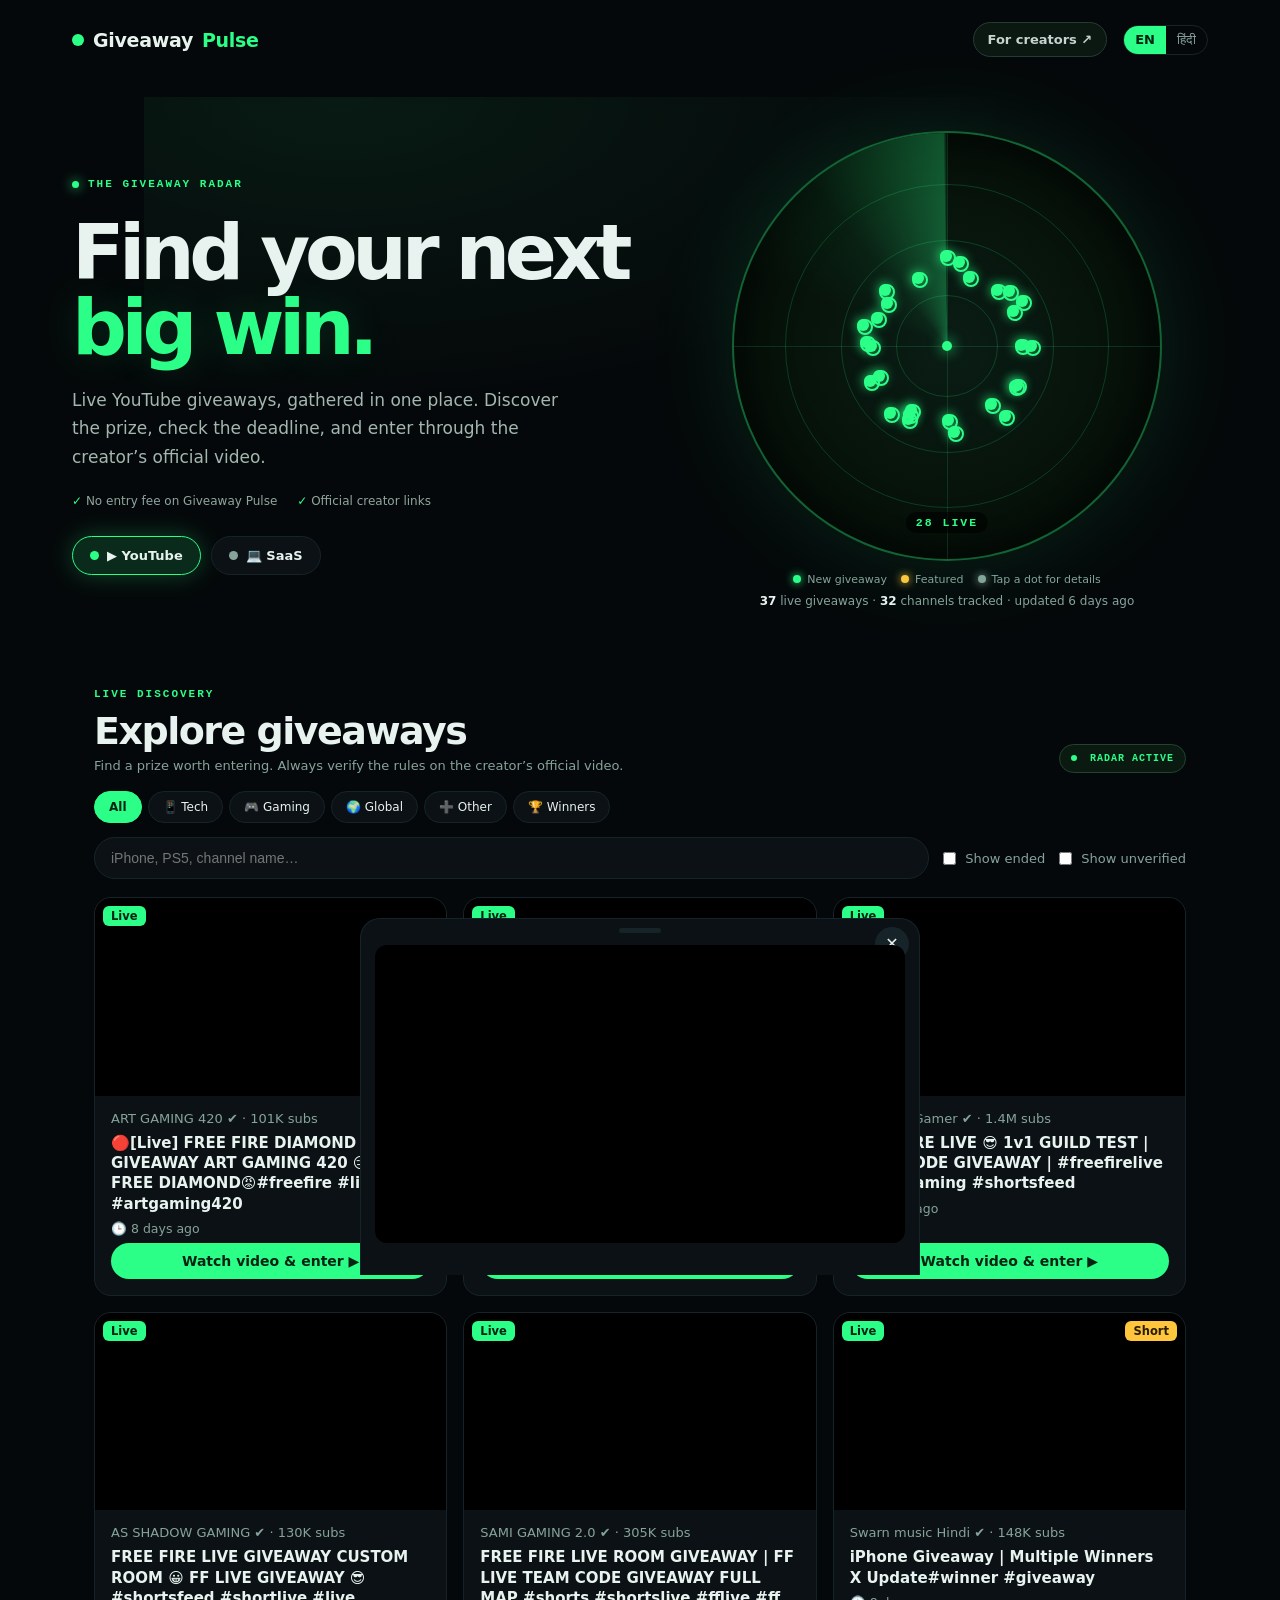
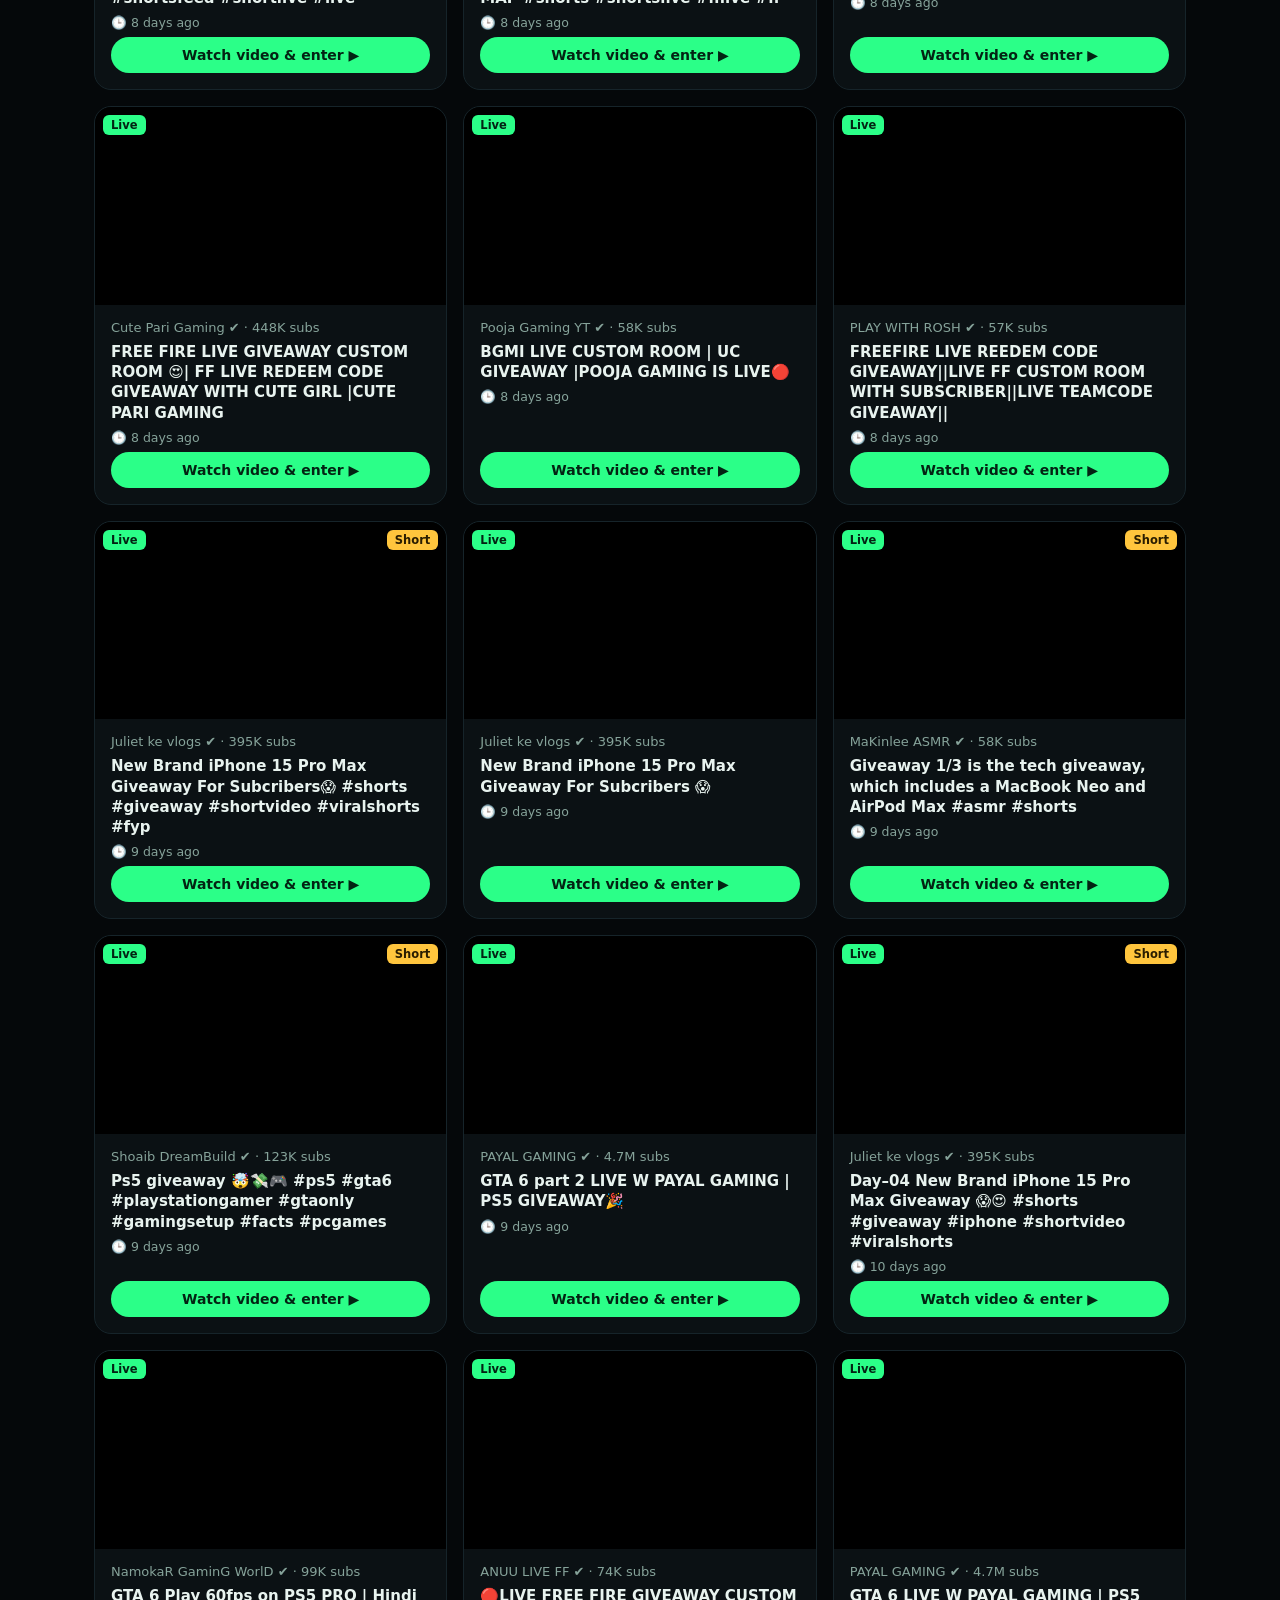
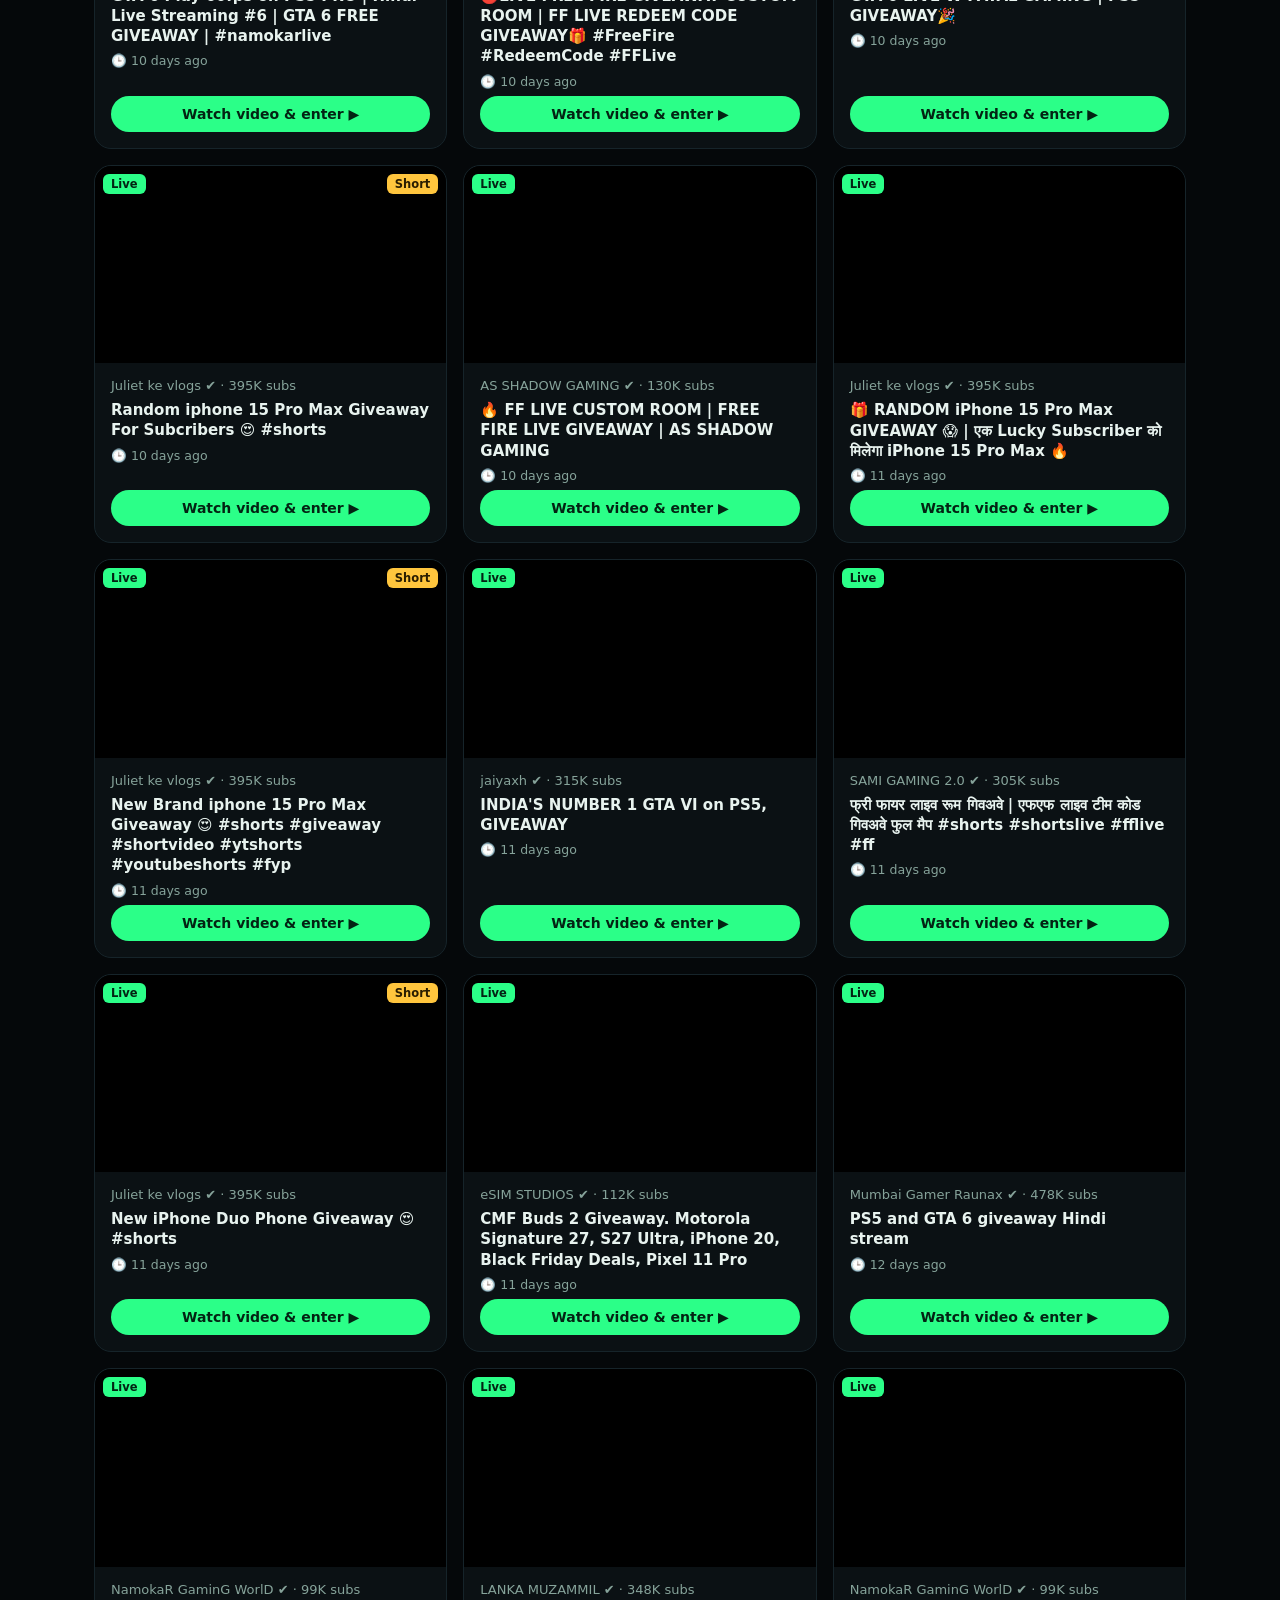
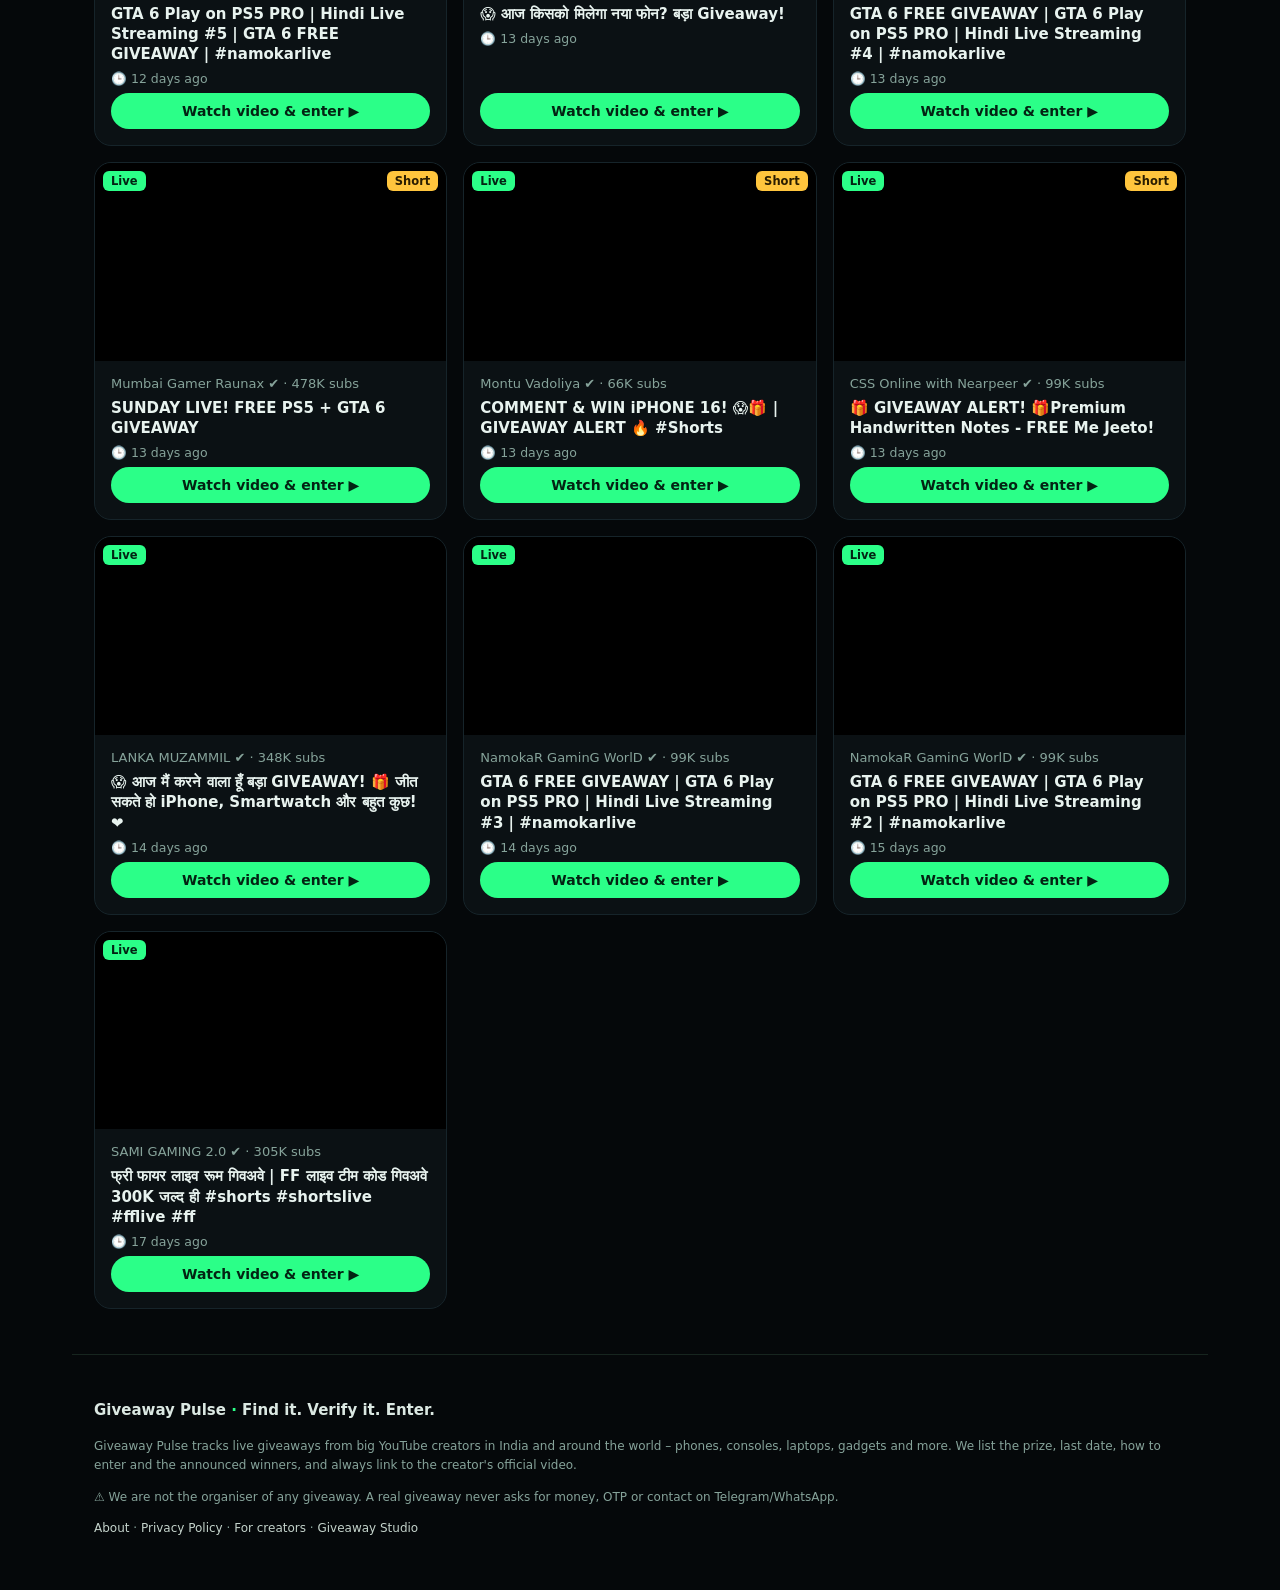
<file: index.html>
<!DOCTYPE html>
<html lang="en" data-base="">
<head>
<meta charset="utf-8">
<meta name="google-adsense-account" content="ca-pub-7375517399950697">
<meta name="viewport" content="width=device-width, initial-scale=1, viewport-fit=cover">
<title>Giveaway Pulse – Live YouTube Giveaways in India, One Place</title>
<meta name="description" content="Find every live YouTube giveaway from big Indian creators in one place – iPhone, PS5, laptops and more. Last dates, how to enter and winner lists. Updated every hour.">
<meta name="theme-color" content="#05080a">
<link rel="canonical" href="https://giveawaypulse.com/">
<link rel="alternate" hreflang="en" href="https://giveawaypulse.com/">
<link rel="alternate" hreflang="hi" href="https://giveawaypulse.com/hi/">
<link rel="alternate" hreflang="x-default" href="https://giveawaypulse.com/">
<meta property="og:title" content="Giveaway Pulse – Live YouTube Giveaways in India, One Place">
<meta property="og:description" content="Find every live YouTube giveaway from big Indian creators in one place – iPhone, PS5, laptops and more. Last dates, how to enter and winner lists. Updated every hour.">
<meta property="og:url" content="https://giveawaypulse.com/">
<meta property="og:type" content="website">
<link rel="stylesheet" href="assets/app.css">
</head>
<body>
<header class="top">
  <a class="logo" href=""><i></i>Giveaway <b>Pulse</b></a>
  <div class="nav-actions"><a class="creator-link" href="creators/">For creators ↗</a><nav class="lang" aria-label="Language">
    <a href="" hreflang="en" class="on" aria-current="true">EN</a><a href="hi/" hreflang="hi">हिंदी</a>
  </nav></div>
</header>

<section class="intro">
<section class="hero">
  <div class="hero-kicker"><span class="live-pulse"></span> THE GIVEAWAY RADAR</div>
  <h1>Find your next<br><b>big win.</b></h1>
  <p>Live YouTube giveaways, gathered in one place. Discover the prize, check the deadline, and enter through the creator’s official video.</p>
  <div class="hero-points"><span>✓ No entry fee on Giveaway Pulse</span><span>✓ Official creator links</span></div>
  <div class="modes" role="tablist">
    <button class="mode on" data-mode="yt" role="tab"><span class="dot"></span>▶ YouTube</button>
    <button class="mode saas" data-mode="saas" role="tab"><span class="dot"></span>💻 SaaS</button>
  </div>
</section>

<div class="radar-wrap">
  <div class="radar scanning" id="radar">
    <div class="ring" style="--i:12%"></div><div class="ring" style="--i:25%"></div><div class="ring" style="--i:38%"></div>
    <div class="axis h"></div><div class="axis v"></div>
    <div class="sweep"></div>
    <div id="blips"></div>
    <div class="center"></div>
    <div class="status" id="rstatus"></div>
  </div>
  <div class="legend"><span style="--c:#2bff88">New giveaway</span><span style="--c:#ffc53d">Featured</span><span style="--c:#86a39a">Tap a dot for details</span></div>
  <div class="stats" id="stats"></div>
  <div class="cta-row">
    <a class="pill tg" id="tgLink" href="#" target="_blank" rel="noopener" hidden>✈️ Get alerts on Telegram</a>
    <a class="pill" id="sugLink" href="#" target="_blank" rel="noopener" hidden>➕ Suggest a channel</a>
  </div>
</div>
</section>

<div class="soon" id="soon">
  <h3>SaaS giveaways are coming 🚀</h3>
  <p>Free licences, lifetime deals and credits from software makers. Building a SaaS? List your giveaway here and get real users.</p>
  <a class="btn-saas" id="saasLink" href="#" target="_blank" rel="noopener">Submit your SaaS giveaway</a>
</div>

<div id="listArea">
  <div class="list-head">
    <div class="list-title"><div><div class="section-kicker">LIVE DISCOVERY</div><h2>Explore giveaways</h2><p>Find a prize worth entering. Always verify the rules on the creator’s official video.</p></div><span class="list-live"><i></i> RADAR ACTIVE</span></div>
    <div class="filters">
      <button class="chip on" data-c="all">All</button>
      <button class="chip" data-c="tech">📱 Tech</button>
      <button class="chip" data-c="gaming">🎮 Gaming</button>
      <button class="chip" data-c="global">🌍 Global</button>
      <button class="chip" data-c="other">➕ Other</button>
      <button class="chip" data-c="winners">🏆 Winners</button>
    </div>
    <div class="tools">
      <input type="search" id="q" placeholder="iPhone, PS5, channel name…">
      <label><input type="checkbox" id="showEnded"> Show ended</label>
      <label><input type="checkbox" id="showReview"> Show unverified</label>
    </div>
  </div>
  <main class="list" id="list"><div class="empty">…</div></main>
</div>

<div class="sheet-bg" id="sheetBg"></div>
<div class="sheet" id="sheet" role="dialog" aria-modal="true" aria-hidden="true">
  <div class="grab"></div><button class="x" id="sheetX" aria-label="Close">✕</button>
  <div class="thumb" id="sheetThumb"></div>
  <div class="body" id="sheetBody"></div>
</div>

<footer>
  <p class="footer-brand">Giveaway Pulse <span>·</span> Find it. Verify it. Enter.</p>
  <p>Giveaway Pulse tracks live giveaways from big YouTube creators in India and around the world – phones, consoles, laptops, gadgets and more. We list the prize, last date, how to enter and the announced winners, and always link to the creator's official video.</p>
  <p>⚠️ We are not the organiser of any giveaway. A real giveaway never asks for money, OTP or contact on Telegram/WhatsApp.</p>
  <p class="footer-links"><a href="about.html">About</a> · <a href="privacy.html">Privacy Policy</a> · <a href="creators/">For creators</a> · <a href="creators/studio.html">Giveaway Studio</a></p>
</footer>
<noscript><p style="text-align:center">Please enable JavaScript to see the live giveaways.</p></noscript>
<script src="assets/app.js?v=e7121839"></script>
</body>
</html>
</file>
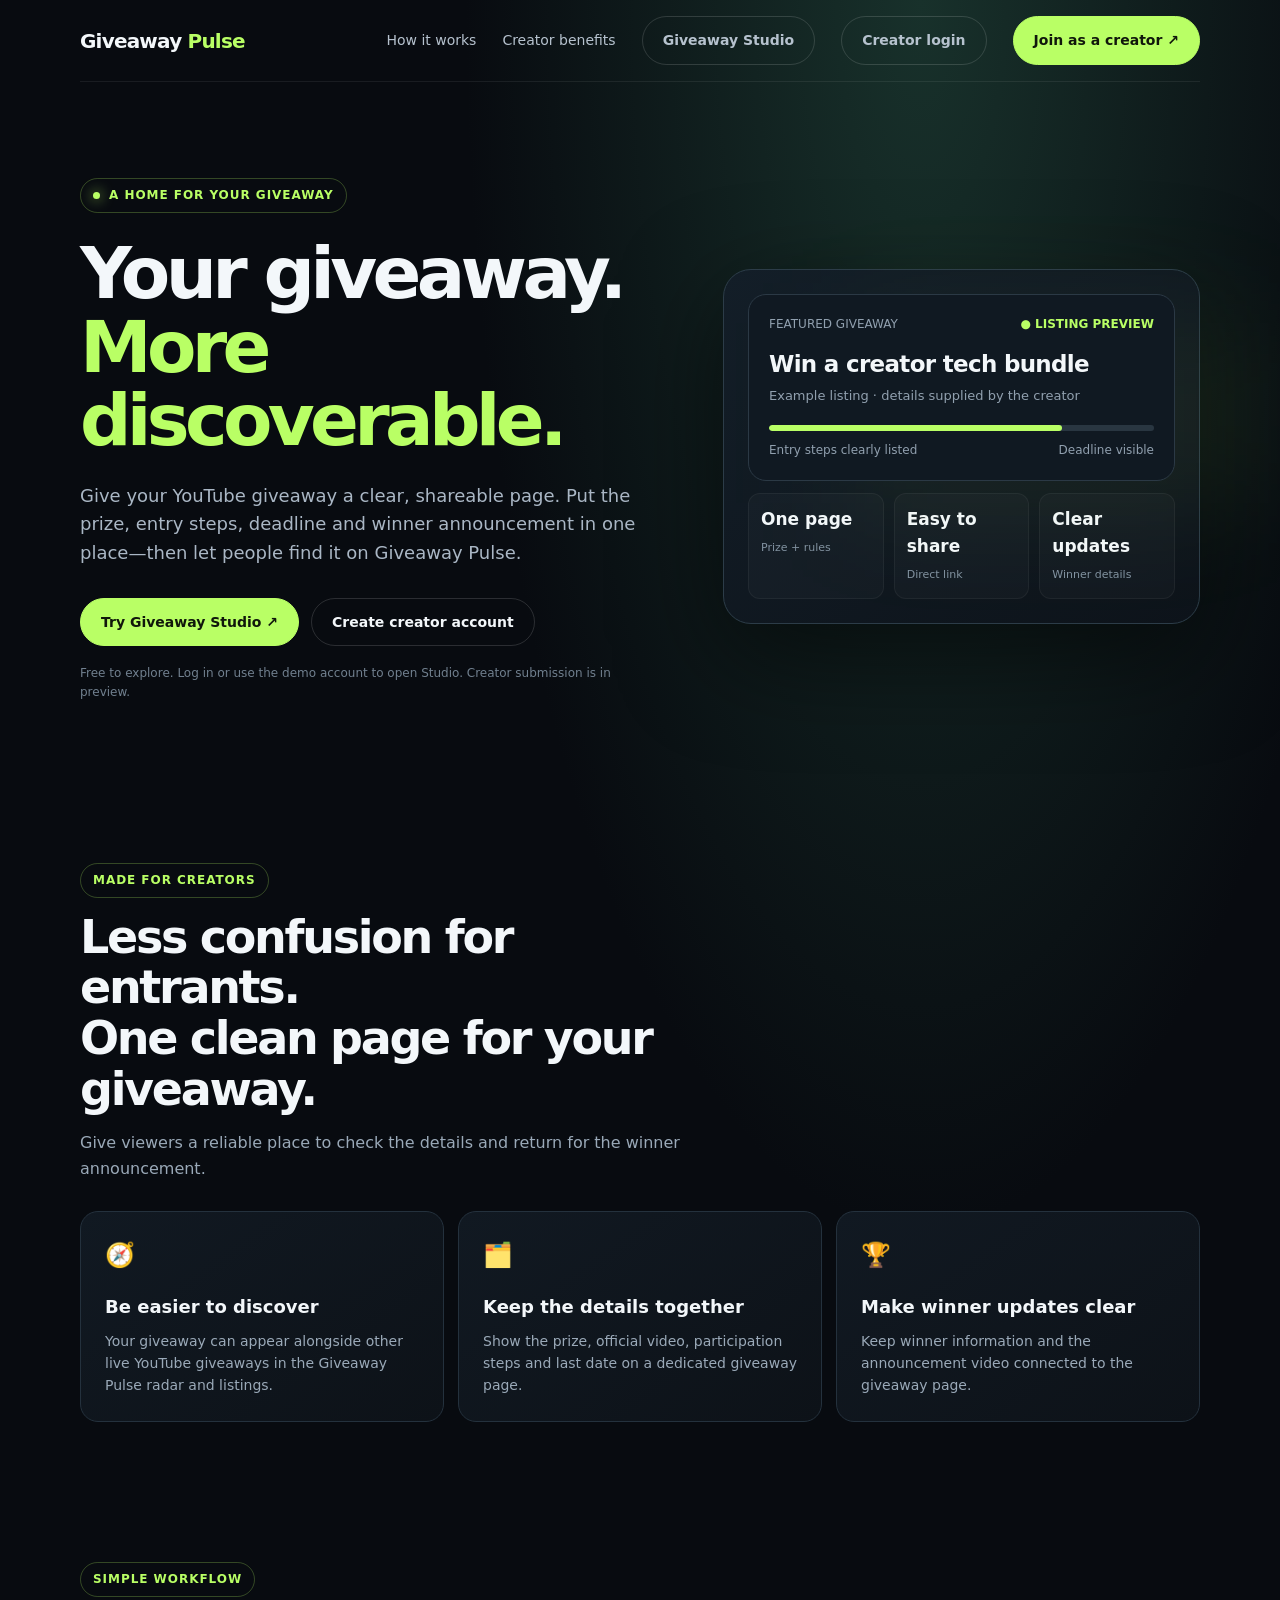
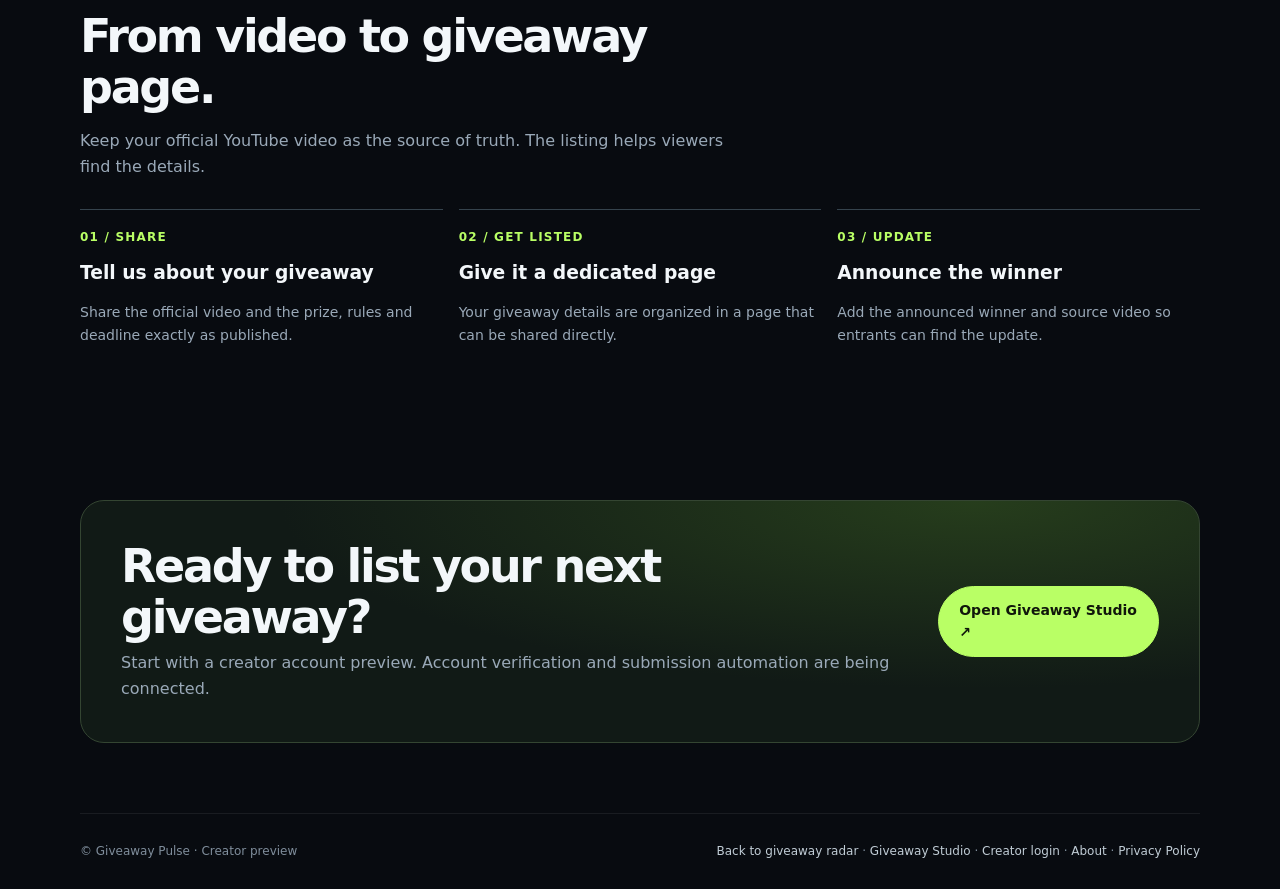
<file: creators/index.html>
<!doctype html>
<html lang="en">
<head>
<meta charset="utf-8"><meta name="viewport" content="width=device-width,initial-scale=1">
<title>For Creators — Giveaway Pulse</title>
<meta name="google-adsense-account" content="ca-pub-7375517399950697">
<link rel="canonical" href="https://giveawaypulse.com/creators/">
<meta name="description" content="Give your YouTube giveaway a clear home on Giveaway Pulse. Get discovered, share the rules, and keep prize and winner details easy to find.">
<style>
:root{color-scheme:dark;--bg:#080b10;--panel:#101721;--line:#24313d;--muted:#9aa9b8;--white:#f3f7fa;--lime:#b9ff65;--cyan:#71e5d5}
*{box-sizing:border-box}body{margin:0;background:radial-gradient(ellipse at 72% 0%,#18312b 0,transparent 35%),var(--bg);color:var(--white);font:16px/1.6 Inter,ui-sans-serif,system-ui,-apple-system,Segoe UI,sans-serif}a{color:inherit;text-decoration:none}.wrap{width:min(1120px,calc(100% - 40px));margin:auto}.nav{height:82px;display:flex;align-items:center;justify-content:space-between;border-bottom:1px solid #ffffff12}.brand{font-weight:800;letter-spacing:-.04em;font-size:20px}.brand span{color:var(--lime)}.navlinks{display:flex;gap:26px;align-items:center;color:#b6c2ce;font-size:14px}.btn{display:inline-flex;align-items:center;justify-content:center;border:1px solid #ffffff24;border-radius:999px;padding:12px 20px;font-weight:700;font-size:14px;transition:.2s}.btn:hover{transform:translateY(-2px);border-color:var(--lime)}.btn.primary{background:var(--lime);color:#10170b;border-color:var(--lime)}.hero{padding:96px 0 78px;display:grid;grid-template-columns:1.1fr .9fr;gap:60px;align-items:center}.eyebrow{display:inline-flex;gap:9px;align-items:center;border:1px solid #b9ff6540;color:var(--lime);border-radius:999px;padding:7px 12px;font-size:12px;font-weight:800;letter-spacing:.08em;text-transform:uppercase}.eyebrow i{width:7px;height:7px;border-radius:50%;background:var(--lime);box-shadow:0 0 14px var(--lime)}h1{font-size:clamp(42px,6vw,72px);line-height:1.02;letter-spacing:-.065em;margin:24px 0}h1 em{font-style:normal;color:var(--lime)}.lead{font-size:18px;color:#aab7c5;max-width:560px}.actions{display:flex;gap:12px;flex-wrap:wrap;margin-top:30px}.fine{font-size:12px;color:#71808f;margin-top:18px}.preview{position:relative;border:1px solid #2c3c48;background:linear-gradient(145deg,#131e28,#0d131a);border-radius:28px;padding:24px;box-shadow:0 30px 100px #0008}.preview:before{content:'';position:absolute;inset:15% -10% auto 25%;height:180px;background:#b9ff6512;filter:blur(60px);pointer-events:none}.card{position:relative;background:#101922;border:1px solid #2b3945;border-radius:18px;padding:20px;margin-bottom:12px}.cardtop{display:flex;justify-content:space-between;gap:12px;color:#91a0af;font-size:12px}.live{color:var(--lime);font-weight:800}.prize{font-size:23px;font-weight:800;letter-spacing:-.03em;margin:12px 0 3px}.sub{font-size:13px;color:#91a0af}.progress{height:6px;background:#293641;border-radius:9px;margin:18px 0 10px;overflow:hidden}.progress span{display:block;width:76%;height:100%;background:var(--lime);border-radius:9px}.metricrow{display:grid;grid-template-columns:repeat(3,1fr);gap:10px}.metric{background:#ffffff06;border:1px solid #ffffff0d;border-radius:12px;padding:12px}.metric b{display:block;font-size:17px}.metric span{font-size:11px;color:#8292a1}.section{padding:70px 0}.sectionhead{max-width:650px;margin-bottom:30px}.section h2{font-size:clamp(30px,4vw,46px);line-height:1.1;letter-spacing:-.05em;margin:14px 0}.section p{color:var(--muted)}.grid{display:grid;grid-template-columns:repeat(3,1fr);gap:14px}.feature{padding:24px;border:1px solid var(--line);border-radius:18px;background:linear-gradient(145deg,#111922,#0d1218)}.icon{font-size:24px}.feature h3{margin:18px 0 8px;font-size:18px}.feature p{font-size:14px;margin:0}.steps{display:grid;grid-template-columns:repeat(3,1fr);gap:16px}.step{border-top:1px solid #35434d;padding-top:18px}.num{color:var(--lime);font-size:12px;font-weight:800;letter-spacing:.1em}.step h3{margin:10px 0}.step p{font-size:14px}.cta{border:1px solid #344532;background:radial-gradient(ellipse at 80% 0%,#263d1c,#111a16 55%);border-radius:24px;padding:40px;display:flex;justify-content:space-between;align-items:center;gap:24px}.cta h2{margin:0 0 8px}.cta p{margin:0}.foot{border-top:1px solid #ffffff12;padding:28px 0;color:#7f8d9b;font-size:12px;display:flex;justify-content:space-between;gap:20px}.foot a{color:#c0ccd5}@media(max-width:800px){.hero{grid-template-columns:1fr;gap:35px;padding:65px 0}.preview{max-width:600px}.grid,.steps{grid-template-columns:1fr}.cta{display:block;padding:28px}.cta .btn{margin-top:20px}.navlinks>a:not(.btn){display:none}}@media(max-width:480px){.wrap{width:min(100% - 28px,1120px)}.nav{height:70px}.hero{padding-top:48px}.preview{padding:14px}.metricrow{gap:6px}.metric{padding:9px}.metric b{font-size:15px}.foot{display:block}}
</style>
</head>
<body>
<header class="wrap nav"><a class="brand" href="../">Giveaway <span>Pulse</span></a><nav class="navlinks"><a href="#how">How it works</a><a href="#benefits">Creator benefits</a><a class="btn" href="studio.html">Giveaway Studio</a><a class="btn" href="auth.html">Creator login</a><a class="btn primary" href="auth.html?mode=signup">Join as a creator ↗</a></nav></header>
<main>
<section class="wrap hero">
<div><div class="eyebrow"><i></i> A home for your giveaway</div><h1>Your giveaway.<br><em>More discoverable.</em></h1><p class="lead">Give your YouTube giveaway a clear, shareable page. Put the prize, entry steps, deadline and winner announcement in one place—then let people find it on Giveaway Pulse.</p><div class="actions"><a class="btn primary" href="studio.html">Try Giveaway Studio ↗</a><a class="btn" href="auth.html?mode=signup">Create creator account</a></div><p class="fine">Free to explore. Log in or use the demo account to open Studio. Creator submission is in preview.</p></div>
<div class="preview" aria-label="Illustrative giveaway listing preview"><div class="card"><div class="cardtop"><span>FEATURED GIVEAWAY</span><span class="live">● LISTING PREVIEW</span></div><div class="prize">Win a creator tech bundle</div><div class="sub">Example listing · details supplied by the creator</div><div class="progress"><span></span></div><div class="cardtop"><span>Entry steps clearly listed</span><span>Deadline visible</span></div></div><div class="metricrow"><div class="metric"><b>One page</b><span>Prize + rules</span></div><div class="metric"><b>Easy to share</b><span>Direct link</span></div><div class="metric"><b>Clear updates</b><span>Winner details</span></div></div></div>
</section>
<section class="section" id="benefits"><div class="wrap"><div class="sectionhead"><div class="eyebrow">Made for creators</div><h2>Less confusion for entrants.<br>One clean page for your giveaway.</h2><p>Give viewers a reliable place to check the details and return for the winner announcement.</p></div><div class="grid">
<article class="feature"><div class="icon">🧭</div><h3>Be easier to discover</h3><p>Your giveaway can appear alongside other live YouTube giveaways in the Giveaway Pulse radar and listings.</p></article>
<article class="feature"><div class="icon">🗂️</div><h3>Keep the details together</h3><p>Show the prize, official video, participation steps and last date on a dedicated giveaway page.</p></article>
<article class="feature"><div class="icon">🏆</div><h3>Make winner updates clear</h3><p>Keep winner information and the announcement video connected to the giveaway page.</p></article>
</div></div></section>
<section class="section" id="how"><div class="wrap"><div class="sectionhead"><div class="eyebrow">Simple workflow</div><h2>From video to giveaway page.</h2><p>Keep your official YouTube video as the source of truth. The listing helps viewers find the details.</p></div><div class="steps"><article class="step"><div class="num">01 / SHARE</div><h3>Tell us about your giveaway</h3><p>Share the official video and the prize, rules and deadline exactly as published.</p></article><article class="step"><div class="num">02 / GET LISTED</div><h3>Give it a dedicated page</h3><p>Your giveaway details are organized in a page that can be shared directly.</p></article><article class="step"><div class="num">03 / UPDATE</div><h3>Announce the winner</h3><p>Add the announced winner and source video so entrants can find the update.</p></article></div></div></section>
<section class="wrap section"><div class="cta"><div><h2>Ready to list your next giveaway?</h2><p>Start with a creator account preview. Account verification and submission automation are being connected.</p></div><a class="btn primary" href="studio.html">Open Giveaway Studio ↗</a></div></section>
</main>
<footer class="wrap foot"><span>© Giveaway Pulse · Creator preview</span><span><a href="../">Back to giveaway radar</a> · <a href="studio.html">Giveaway Studio</a> · <a href="auth.html">Creator login</a> · <a href="../about.html">About</a> · <a href="../privacy.html">Privacy Policy</a></span></footer>
</body></html>
</file>
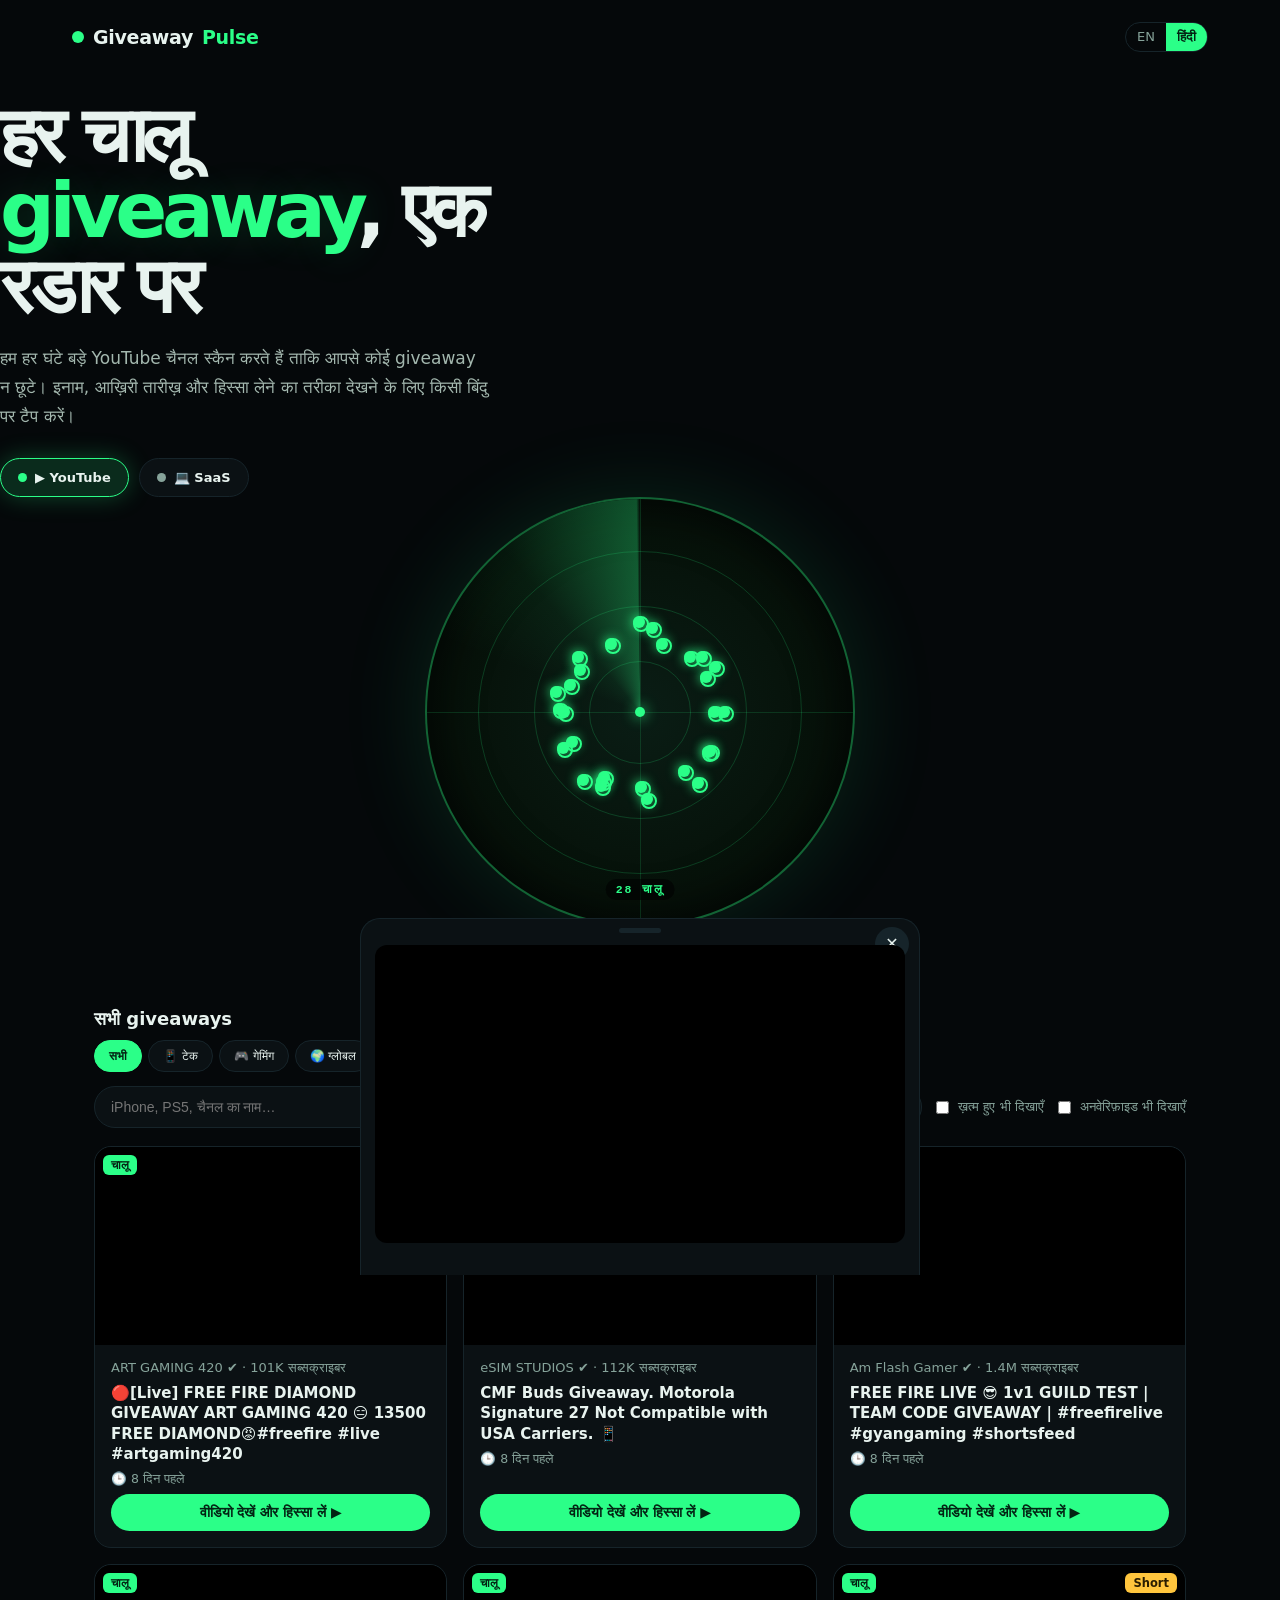
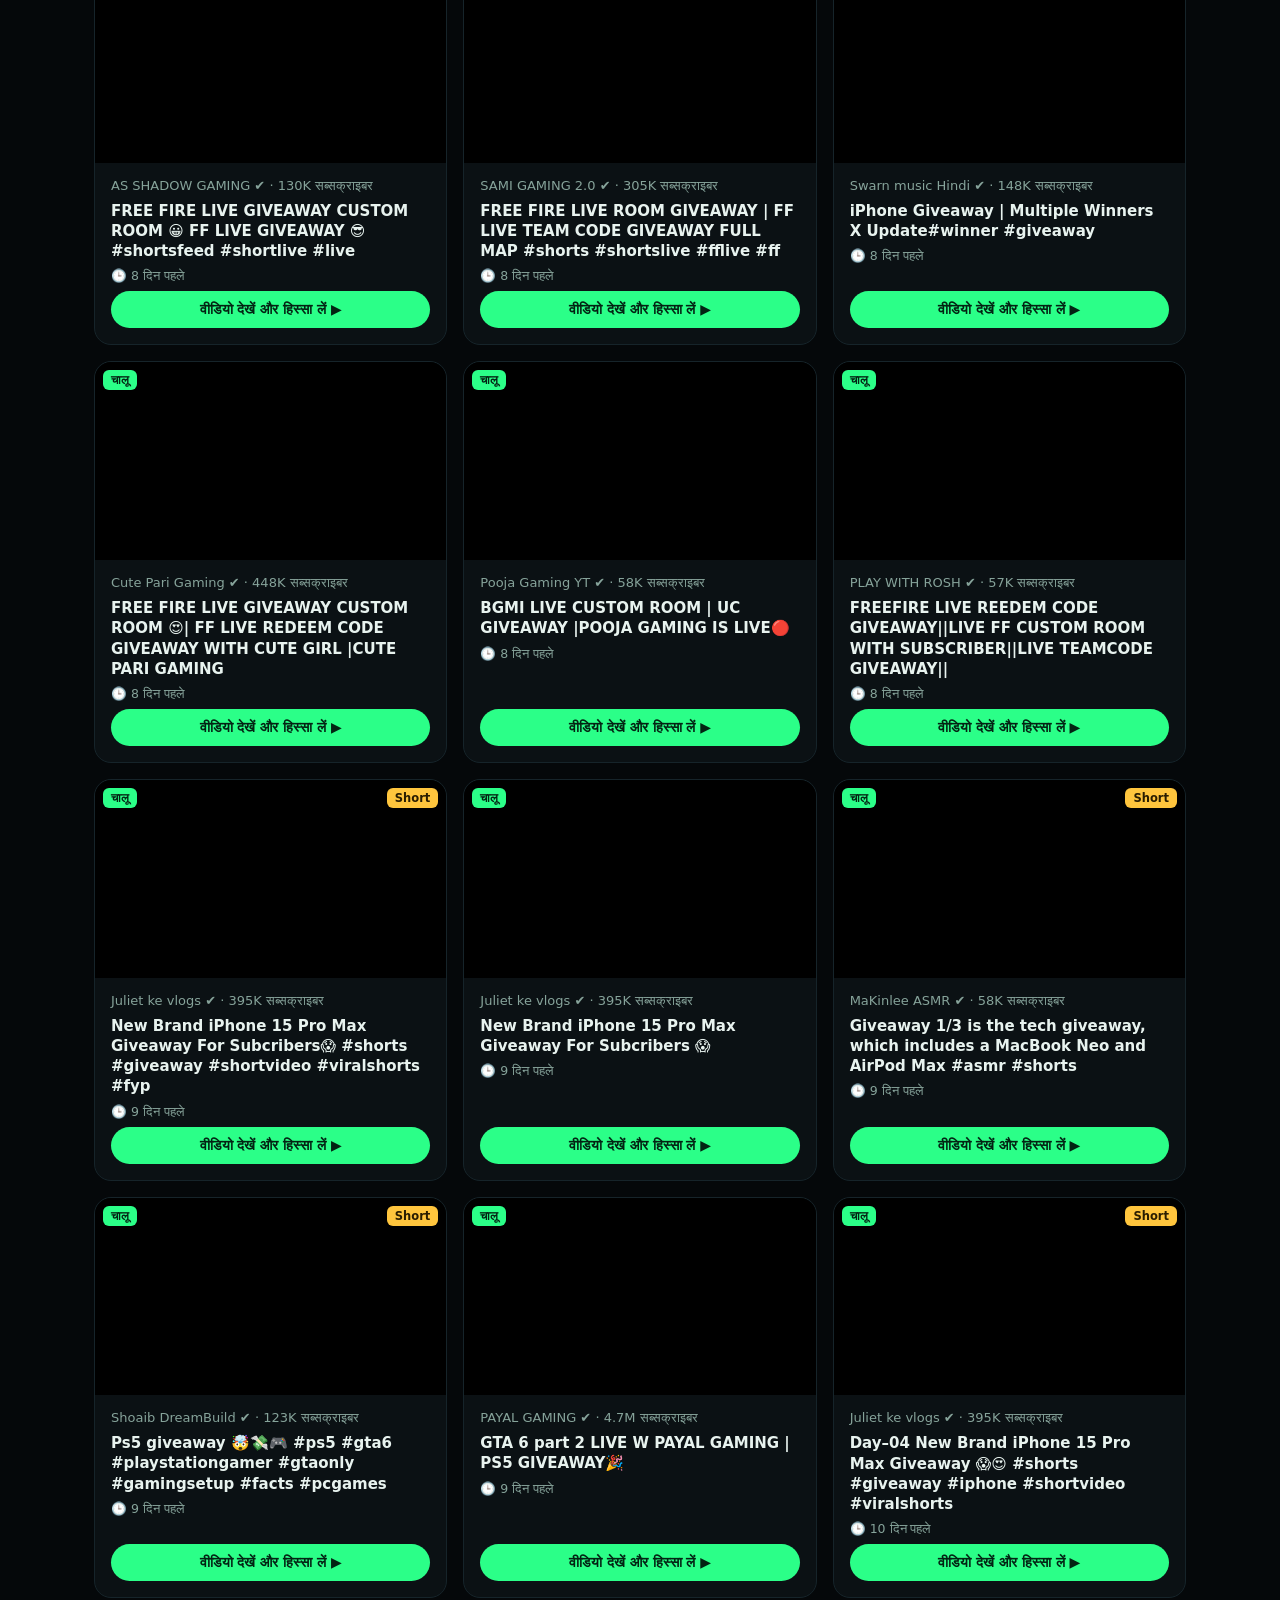
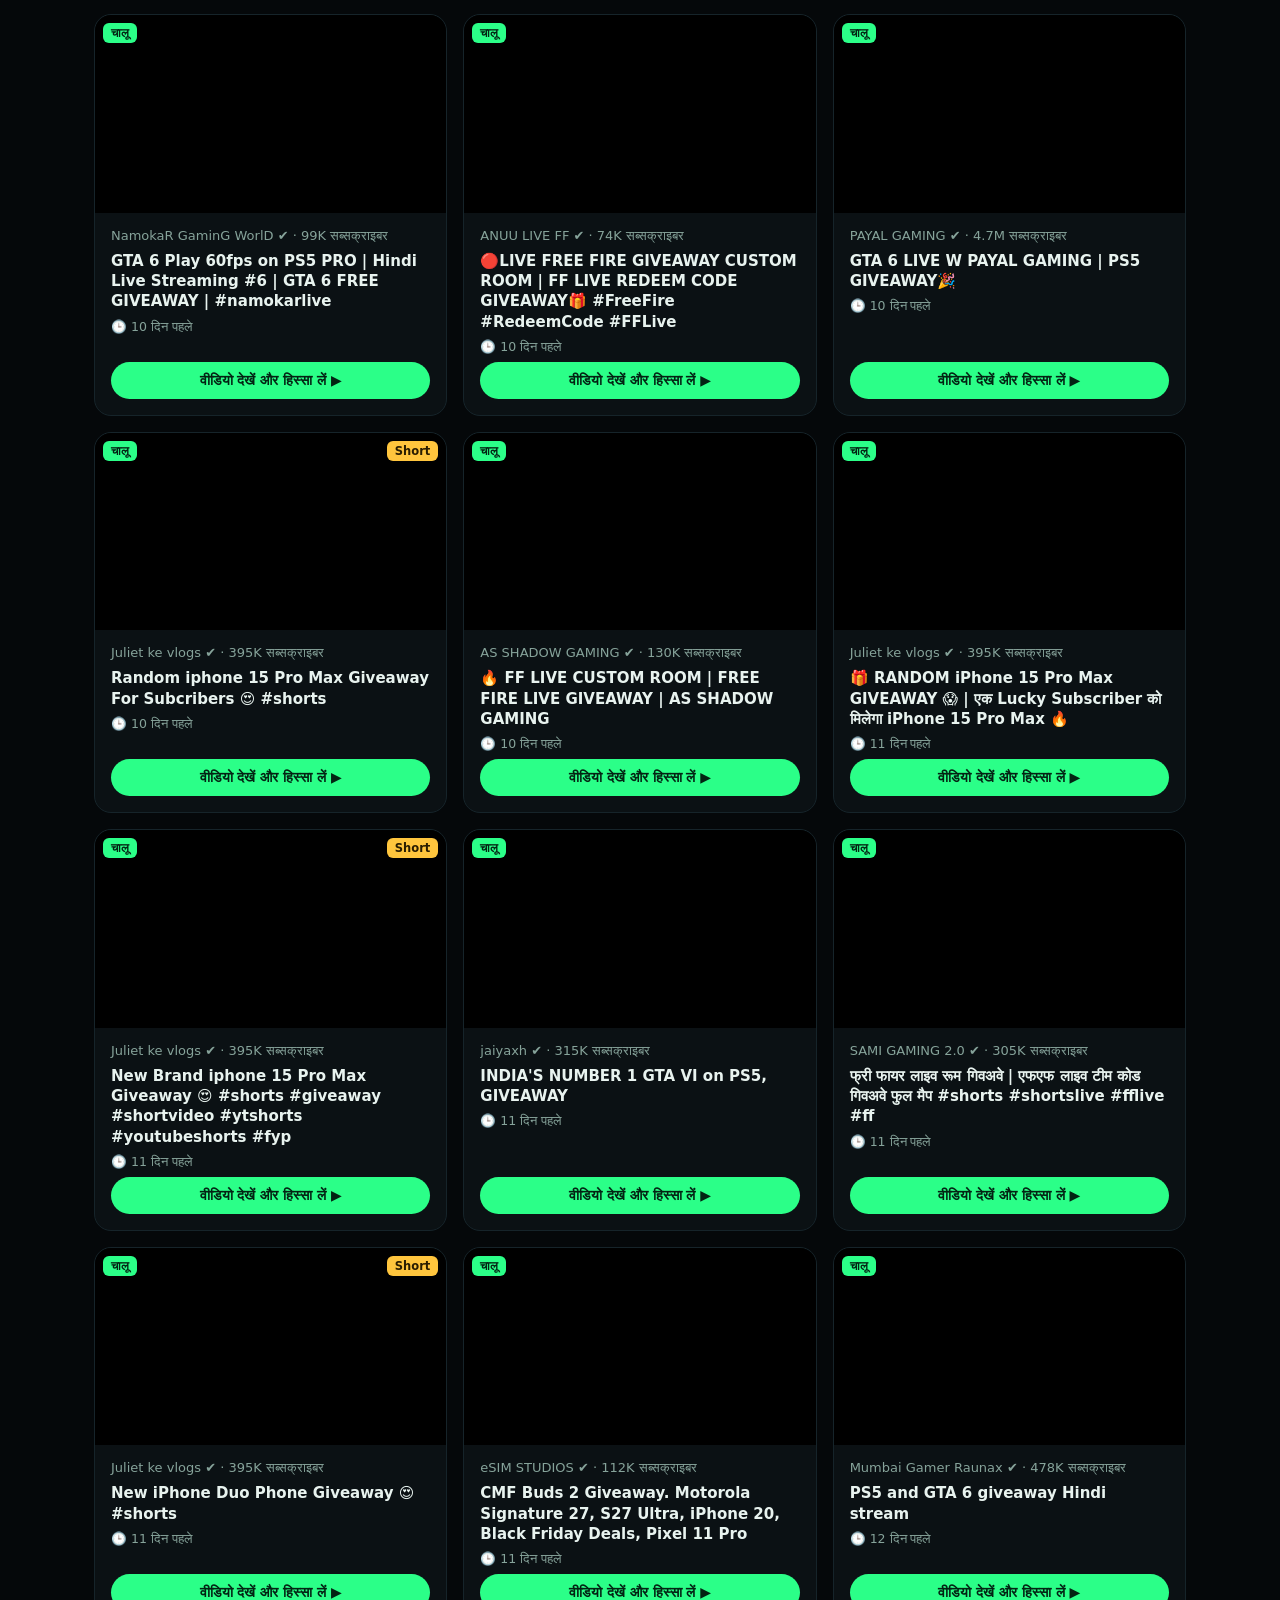
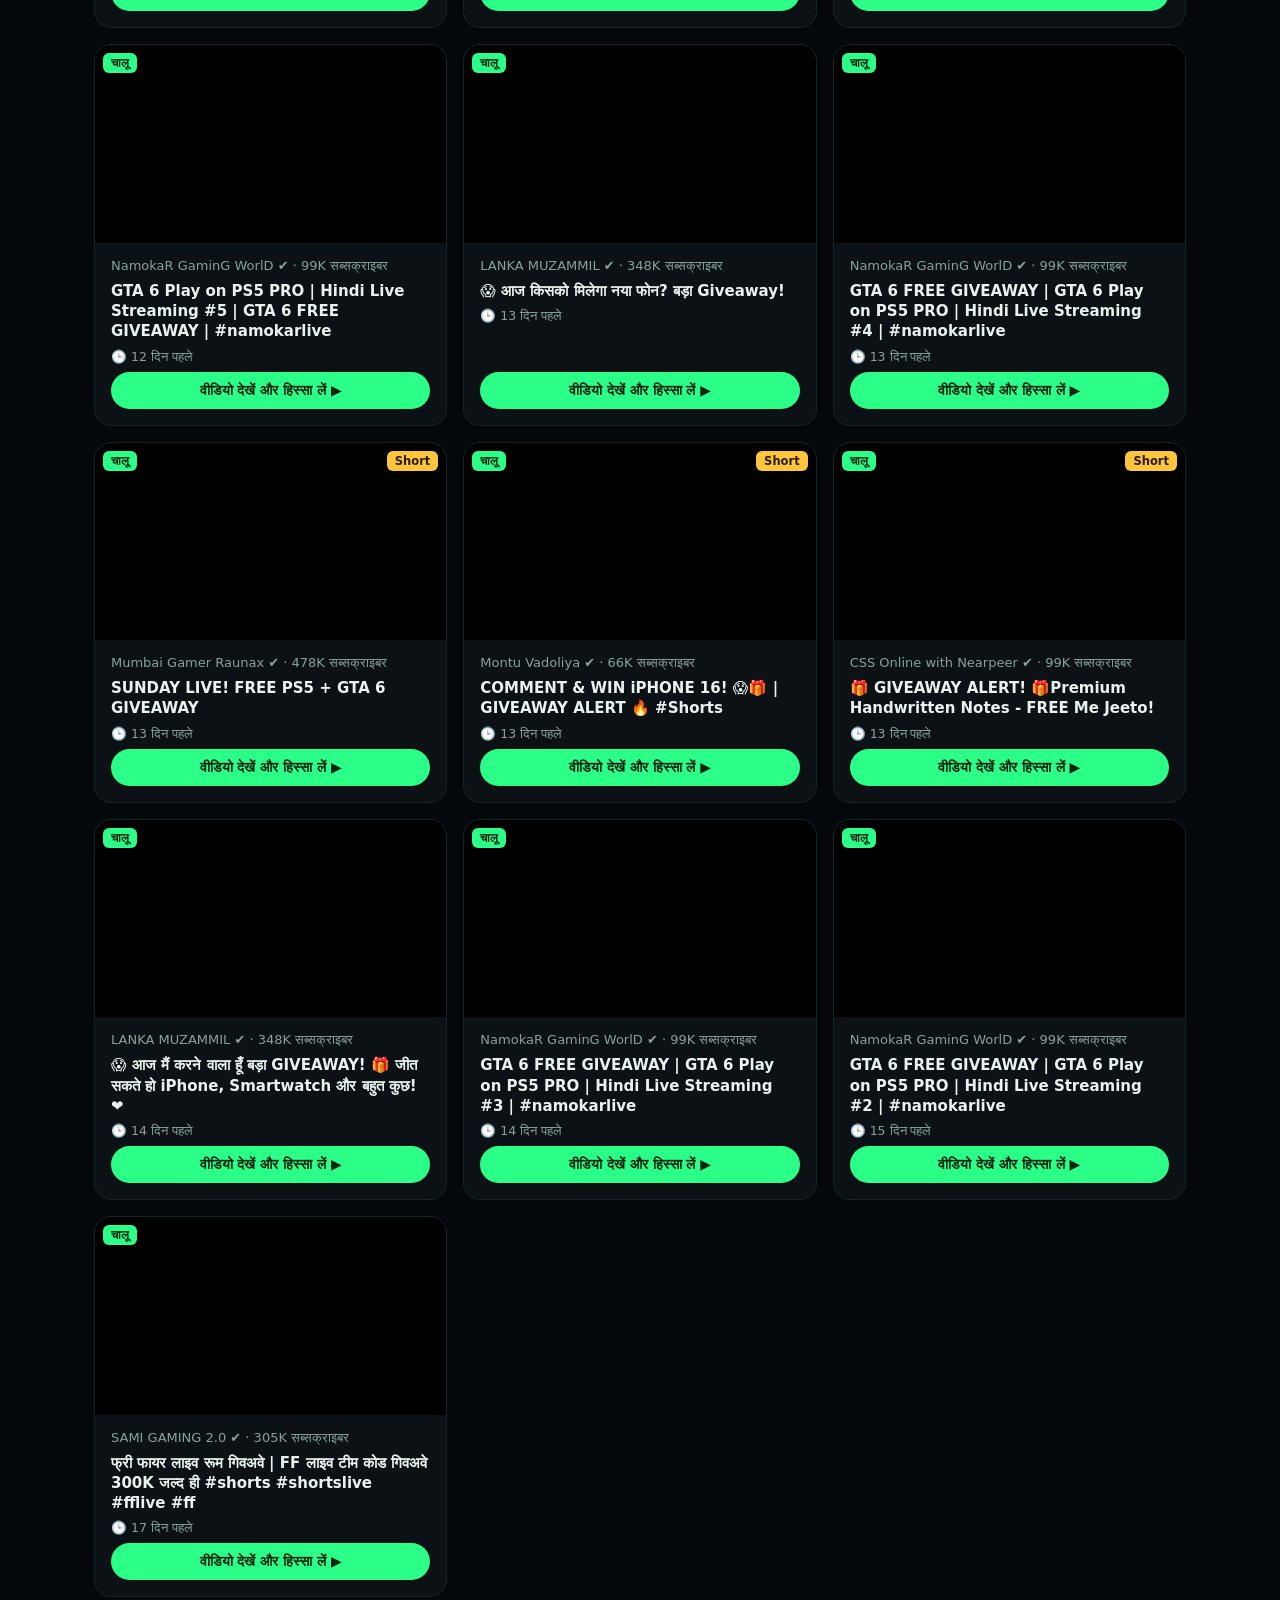
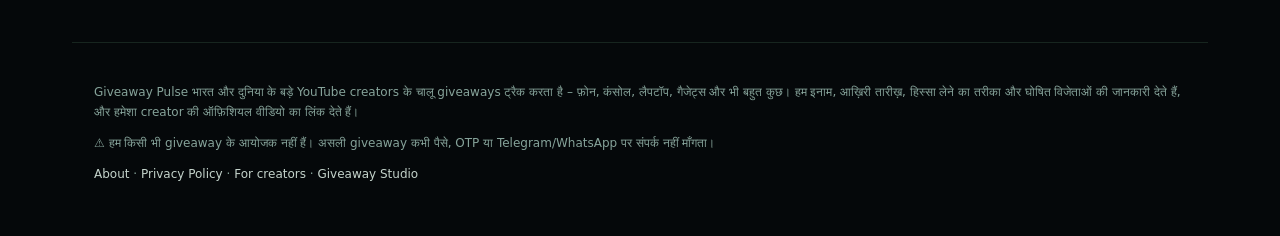
<file: hi/index.html>
<!DOCTYPE html>
<html lang="hi" data-base="../">
<head>
<meta charset="utf-8">
<meta name="google-adsense-account" content="ca-pub-7375517399950697">
<meta name="viewport" content="width=device-width, initial-scale=1, viewport-fit=cover">
<title>Giveaway Pulse – YouTube के सभी चालू Giveaways एक जगह</title>
<meta name="description" content="बड़े भारतीय YouTubers के सभी चालू giveaways एक जगह – iPhone, PS5, लैपटॉप और भी बहुत कुछ। आख़िरी तारीख़, कैसे हिस्सा लें और विजेताओं की सूची। हर घंटे अपडेट।">
<meta name="theme-color" content="#05080a">
<link rel="canonical" href="https://giveawaypulse.com/hi/">
<link rel="alternate" hreflang="en" href="https://giveawaypulse.com/">
<link rel="alternate" hreflang="hi" href="https://giveawaypulse.com/hi/">
<link rel="alternate" hreflang="x-default" href="https://giveawaypulse.com/">
<meta property="og:title" content="Giveaway Pulse – YouTube के सभी चालू Giveaways एक जगह">
<meta property="og:description" content="बड़े भारतीय YouTubers के सभी चालू giveaways एक जगह – iPhone, PS5, लैपटॉप और भी बहुत कुछ। आख़िरी तारीख़, कैसे हिस्सा लें और विजेताओं की सूची। हर घंटे अपडेट।">
<meta property="og:url" content="https://giveawaypulse.com/hi/">
<meta property="og:type" content="website">
<link rel="stylesheet" href="../assets/app.css">
</head>
<body>
<header class="top">
  <a class="logo" href="../hi/"><i></i>Giveaway <b>Pulse</b></a>
  <nav class="lang" aria-label="Language">
    <a href="../" hreflang="en">EN</a><a href="../hi/" hreflang="hi" class="on" aria-current="true">हिंदी</a>
  </nav>
</header>

<section class="hero">
  <h1>हर चालू <b>giveaway</b>, एक रडार पर</h1>
  <p>हम हर घंटे बड़े YouTube चैनल स्कैन करते हैं ताकि आपसे कोई giveaway न छूटे। इनाम, आख़िरी तारीख़ और हिस्सा लेने का तरीका देखने के लिए किसी बिंदु पर टैप करें।</p>
  <div class="modes" role="tablist">
    <button class="mode on" data-mode="yt" role="tab"><span class="dot"></span>▶ YouTube</button>
    <button class="mode saas" data-mode="saas" role="tab"><span class="dot"></span>💻 SaaS</button>
  </div>
</section>

<div class="radar-wrap">
  <div class="radar scanning" id="radar">
    <div class="ring" style="--i:12%"></div><div class="ring" style="--i:25%"></div><div class="ring" style="--i:38%"></div>
    <div class="axis h"></div><div class="axis v"></div>
    <div class="sweep"></div>
    <div id="blips"></div>
    <div class="center"></div>
    <div class="status" id="rstatus"></div>
  </div>
  <div class="legend"><span style="--c:#2bff88">नया giveaway</span><span style="--c:#ffc53d">फ़ीचर्ड</span><span style="--c:#86a39a">जानकारी के लिए बिंदु पर टैप करें</span></div>
  <div class="stats" id="stats"></div>
  <div class="cta-row">
    <a class="pill tg" id="tgLink" href="#" target="_blank" rel="noopener" hidden>✈️ Telegram पर अलर्ट पाएँ</a>
    <a class="pill" id="sugLink" href="#" target="_blank" rel="noopener" hidden>➕ चैनल सुझाएँ</a>
  </div>
</div>

<div class="soon" id="soon">
  <h3>SaaS giveaways जल्द आ रहे हैं 🚀</h3>
  <p>सॉफ़्टवेयर बनाने वालों से फ़्री लाइसेंस, लाइफ़टाइम डील और क्रेडिट्स। आप SaaS बना रहे हैं? अपना giveaway यहाँ डालें और असली यूज़र्स पाएँ।</p>
  <a class="btn-saas" id="saasLink" href="#" target="_blank" rel="noopener">अपना SaaS giveaway भेजें</a>
</div>

<div id="listArea">
  <div class="list-head">
    <h2>सभी giveaways</h2>
    <div class="filters">
      <button class="chip on" data-c="all">सभी</button>
      <button class="chip" data-c="tech">📱 टेक</button>
      <button class="chip" data-c="gaming">🎮 गेमिंग</button>
      <button class="chip" data-c="global">🌍 ग्लोबल</button>
      <button class="chip" data-c="other">➕ अन्य</button>
      <button class="chip" data-c="winners">🏆 विजेता</button>
    </div>
    <div class="tools">
      <input type="search" id="q" placeholder="iPhone, PS5, चैनल का नाम…">
      <label><input type="checkbox" id="showEnded"> ख़त्म हुए भी दिखाएँ</label>
      <label><input type="checkbox" id="showReview"> अनवेरिफ़ाइड भी दिखाएँ</label>
    </div>
  </div>
  <main class="list" id="list"><div class="empty">…</div></main>
</div>

<div class="sheet-bg" id="sheetBg"></div>
<div class="sheet" id="sheet" role="dialog" aria-modal="true" aria-hidden="true">
  <div class="grab"></div><button class="x" id="sheetX" aria-label="Close">✕</button>
  <div class="thumb" id="sheetThumb"></div>
  <div class="body" id="sheetBody"></div>
</div>

<footer>
  <p>Giveaway Pulse भारत और दुनिया के बड़े YouTube creators के चालू giveaways ट्रैक करता है – फ़ोन, कंसोल, लैपटॉप, गैजेट्स और भी बहुत कुछ। हम इनाम, आख़िरी तारीख़, हिस्सा लेने का तरीका और घोषित विजेताओं की जानकारी देते हैं, और हमेशा creator की ऑफ़िशियल वीडियो का लिंक देते हैं।</p>
  <p>⚠️ हम किसी भी giveaway के आयोजक नहीं हैं। असली giveaway कभी पैसे, OTP या Telegram/WhatsApp पर संपर्क नहीं माँगता।</p>
  <p class="footer-links"><a href="../about.html">About</a> · <a href="../privacy.html">Privacy Policy</a> · <a href="../creators/">For creators</a> · <a href="../creators/studio.html">Giveaway Studio</a></p>
</footer>
<noscript><p style="text-align:center">चालू giveaways देखने के लिए JavaScript चालू करें।</p></noscript>
<script src="../assets/app.js?v=e7121839"></script>
</body>
</html>
</file>
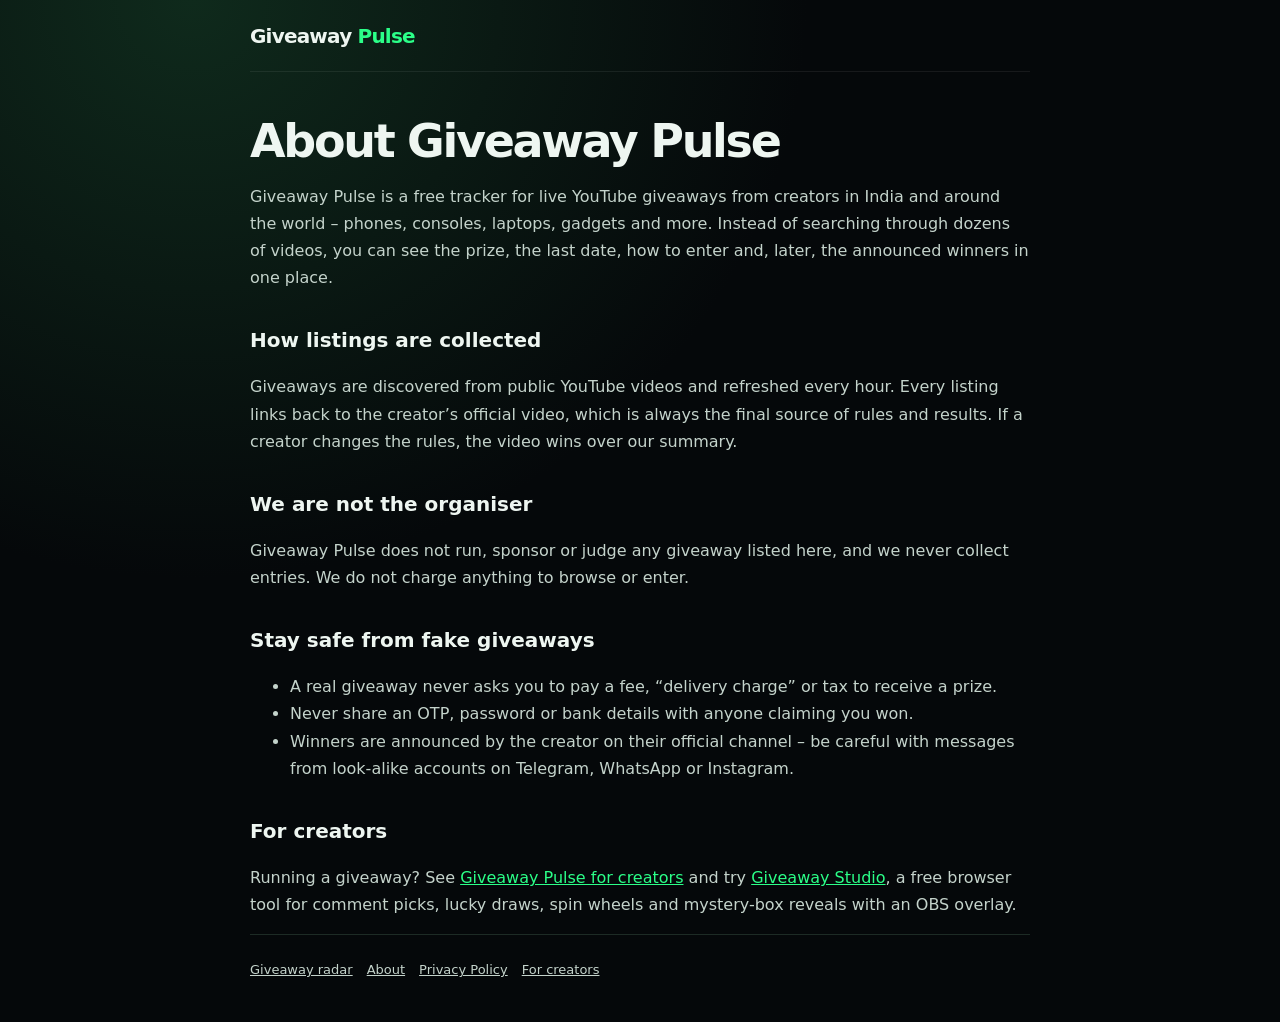
<file: about.html>
<!doctype html>
<html lang="en">
<head>
<meta charset="utf-8"><meta name="viewport" content="width=device-width,initial-scale=1">
<meta name="google-adsense-account" content="ca-pub-7375517399950697">
<title>About — Giveaway Pulse</title>
<meta name="description" content="What Giveaway Pulse is, how listings are collected and how to stay safe from fake giveaways.">
<link rel="canonical" href="https://giveawaypulse.com/about.html">
<style>
:root{color-scheme:dark;--bg:#05080a;--line:#1d2b25;--muted:#9fb1a8;--text:#eef6f1;--g:#2bff88}
*{box-sizing:border-box}body{margin:0;background:radial-gradient(ellipse at 15% 0%,#0f2a1c,transparent 40%),var(--bg);color:var(--text);font:16px/1.7 Inter,system-ui,-apple-system,Segoe UI,sans-serif}
a{color:var(--g)}.wrap{width:min(780px,calc(100% - 36px));margin:auto}
header{height:72px;display:flex;align-items:center;border-bottom:1px solid #ffffff12}.logo{color:var(--text);text-decoration:none;font-weight:850;font-size:20px;letter-spacing:-.04em}.logo b{color:var(--g)}
h1{font-size:clamp(32px,5vw,46px);letter-spacing:-.05em;line-height:1.1;margin:44px 0 10px}h2{font-size:20px;margin:32px 0 6px}p,li{color:#c4d3cb}.muted{color:var(--muted);font-size:13px}
footer{border-top:1px solid var(--line);margin-top:50px;padding:24px 0 40px;font-size:13px;color:var(--muted)}footer a{color:#c4d3cb;margin-right:14px}
</style>
</head>
<body>
<header class="wrap"><a class="logo" href="./">Giveaway <b>Pulse</b></a></header>
<main class="wrap">
<h1>About Giveaway Pulse</h1>
<p>Giveaway Pulse is a free tracker for live YouTube giveaways from creators in India and around the world – phones, consoles, laptops, gadgets and more. Instead of searching through dozens of videos, you can see the prize, the last date, how to enter and, later, the announced winners in one place.</p>
<h2>How listings are collected</h2>
<p>Giveaways are discovered from public YouTube videos and refreshed every hour. Every listing links back to the creator’s official video, which is always the final source of rules and results. If a creator changes the rules, the video wins over our summary.</p>
<h2>We are not the organiser</h2>
<p>Giveaway Pulse does not run, sponsor or judge any giveaway listed here, and we never collect entries. We do not charge anything to browse or enter.</p>
<h2>Stay safe from fake giveaways</h2>
<ul>
<li>A real giveaway never asks you to pay a fee, “delivery charge” or tax to receive a prize.</li>
<li>Never share an OTP, password or bank details with anyone claiming you won.</li>
<li>Winners are announced by the creator on their official channel – be careful with messages from look-alike accounts on Telegram, WhatsApp or Instagram.</li>
</ul>
<h2>For creators</h2>
<p>Running a giveaway? See <a href="creators/">Giveaway Pulse for creators</a> and try <a href="creators/studio.html">Giveaway Studio</a>, a free browser tool for comment picks, lucky draws, spin wheels and mystery-box reveals with an OBS overlay.</p>
</main>
<footer class="wrap"><a href="./">Giveaway radar</a><a href="about.html">About</a><a href="privacy.html">Privacy Policy</a><a href="creators/">For creators</a></footer>
</body>
</html>
</file>
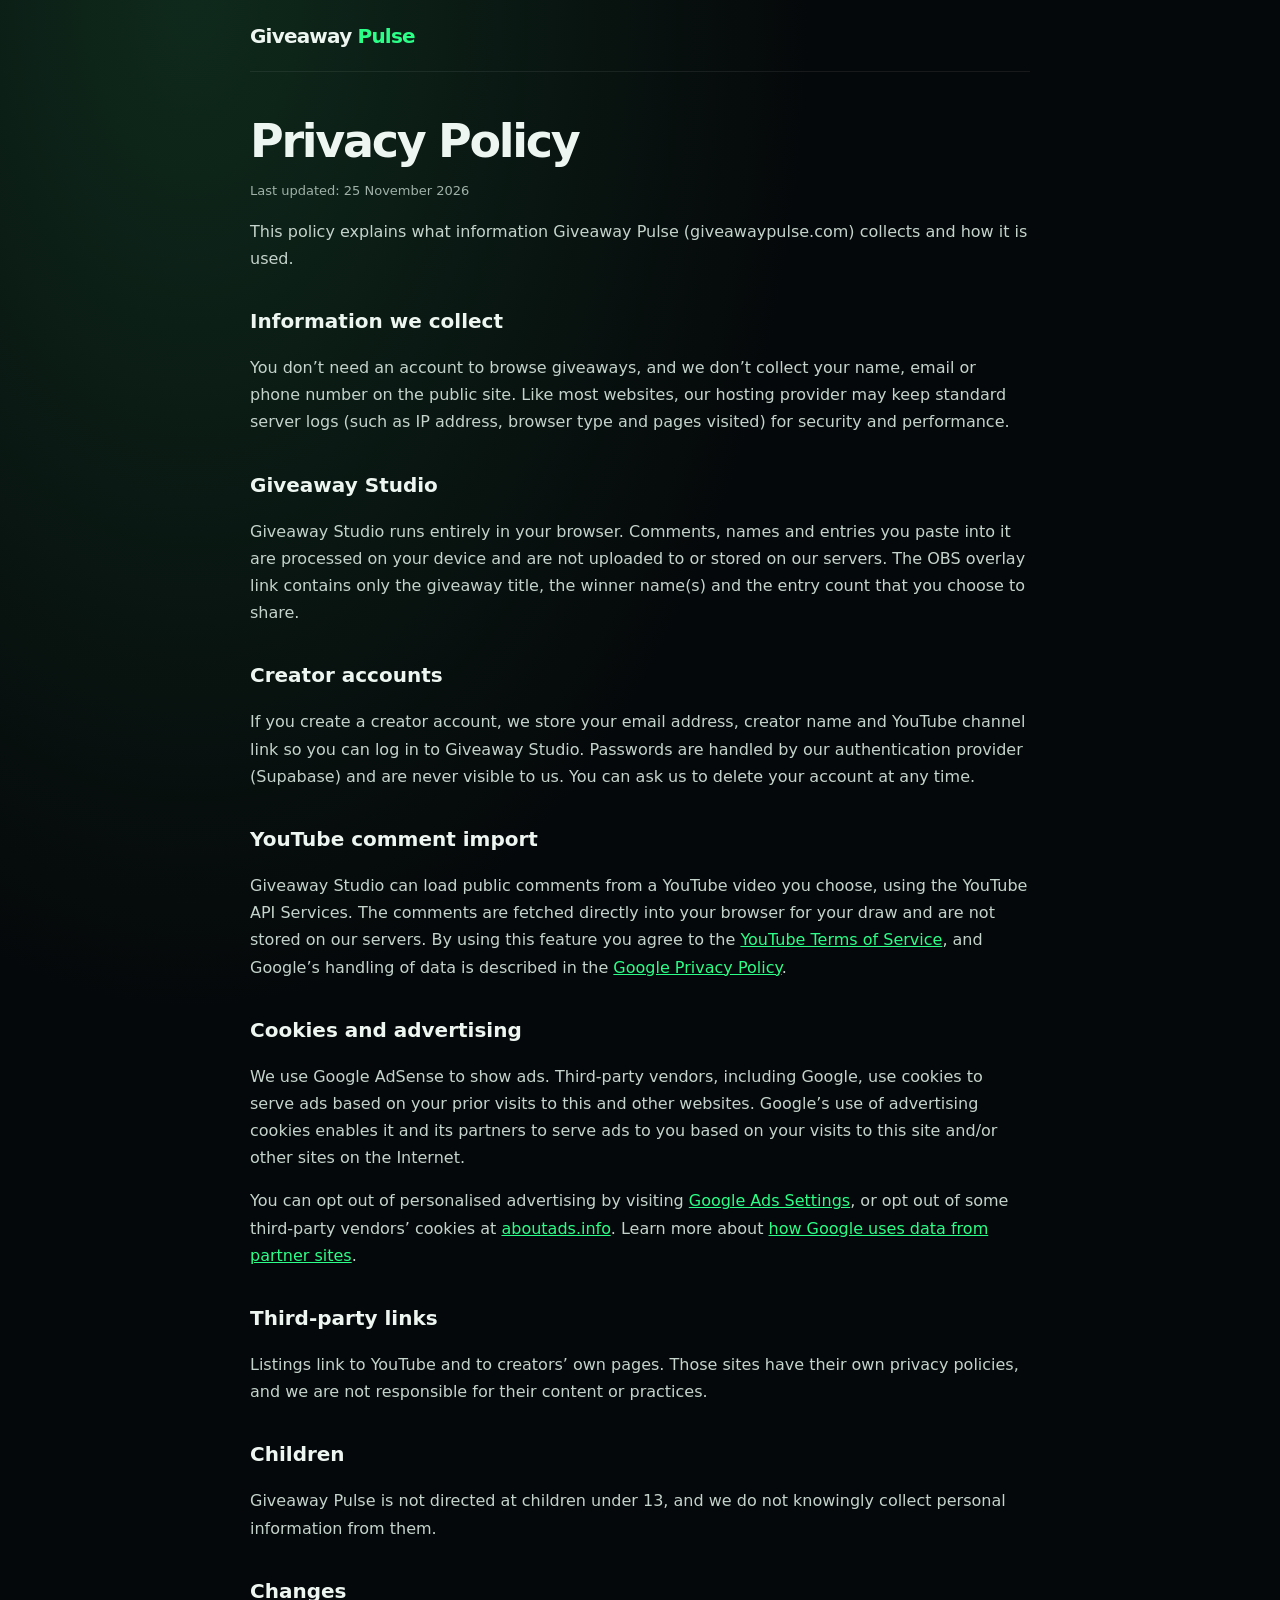
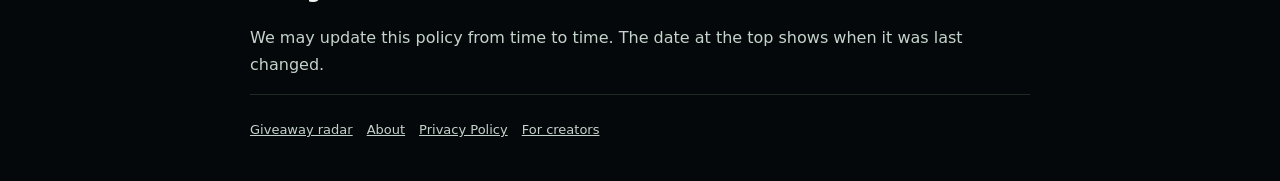
<file: privacy.html>
<!doctype html>
<html lang="en">
<head>
<meta charset="utf-8"><meta name="viewport" content="width=device-width,initial-scale=1">
<meta name="google-adsense-account" content="ca-pub-7375517399950697">
<title>Privacy Policy — Giveaway Pulse</title>
<meta name="description" content="How Giveaway Pulse handles data, cookies and advertising.">
<link rel="canonical" href="https://giveawaypulse.com/privacy.html">
<style>
:root{color-scheme:dark;--bg:#05080a;--line:#1d2b25;--muted:#9fb1a8;--text:#eef6f1;--g:#2bff88}
*{box-sizing:border-box}body{margin:0;background:radial-gradient(ellipse at 15% 0%,#0f2a1c,transparent 40%),var(--bg);color:var(--text);font:16px/1.7 Inter,system-ui,-apple-system,Segoe UI,sans-serif}
a{color:var(--g)}.wrap{width:min(780px,calc(100% - 36px));margin:auto}
header{height:72px;display:flex;align-items:center;border-bottom:1px solid #ffffff12}.logo{color:var(--text);text-decoration:none;font-weight:850;font-size:20px;letter-spacing:-.04em}.logo b{color:var(--g)}
h1{font-size:clamp(32px,5vw,46px);letter-spacing:-.05em;line-height:1.1;margin:44px 0 10px}h2{font-size:20px;margin:32px 0 6px}p,li{color:#c4d3cb}.muted{color:var(--muted);font-size:13px}
footer{border-top:1px solid var(--line);margin-top:50px;padding:24px 0 40px;font-size:13px;color:var(--muted)}footer a{color:#c4d3cb;margin-right:14px}
</style>
</head>
<body>
<header class="wrap"><a class="logo" href="./">Giveaway <b>Pulse</b></a></header>
<main class="wrap">
<h1>Privacy Policy</h1>
<p class="muted">Last updated: 25 November 2026</p>
<p>This policy explains what information Giveaway Pulse (giveawaypulse.com) collects and how it is used.</p>
<h2>Information we collect</h2>
<p>You don’t need an account to browse giveaways, and we don’t collect your name, email or phone number on the public site. Like most websites, our hosting provider may keep standard server logs (such as IP address, browser type and pages visited) for security and performance.</p>
<h2>Giveaway Studio</h2>
<p>Giveaway Studio runs entirely in your browser. Comments, names and entries you paste into it are processed on your device and are not uploaded to or stored on our servers. The OBS overlay link contains only the giveaway title, the winner name(s) and the entry count that you choose to share.</p>
<h2>Creator accounts</h2>
<p>If you create a creator account, we store your email address, creator name and YouTube channel link so you can log in to Giveaway Studio. Passwords are handled by our authentication provider (Supabase) and are never visible to us. You can ask us to delete your account at any time.</p>
<h2>YouTube comment import</h2>
<p>Giveaway Studio can load public comments from a YouTube video you choose, using the YouTube API Services. The comments are fetched directly into your browser for your draw and are not stored on our servers. By using this feature you agree to the <a href="https://www.youtube.com/t/terms" rel="noopener">YouTube Terms of Service</a>, and Google’s handling of data is described in the <a href="https://policies.google.com/privacy" rel="noopener">Google Privacy Policy</a>.</p>
<h2>Cookies and advertising</h2>
<p>We use Google AdSense to show ads. Third-party vendors, including Google, use cookies to serve ads based on your prior visits to this and other websites. Google’s use of advertising cookies enables it and its partners to serve ads to you based on your visits to this site and/or other sites on the Internet.</p>
<p>You can opt out of personalised advertising by visiting <a href="https://www.google.com/settings/ads" rel="noopener">Google Ads Settings</a>, or opt out of some third-party vendors’ cookies at <a href="https://www.aboutads.info/choices/" rel="noopener">aboutads.info</a>. Learn more about <a href="https://policies.google.com/technologies/partner-sites" rel="noopener">how Google uses data from partner sites</a>.</p>
<h2>Third-party links</h2>
<p>Listings link to YouTube and to creators’ own pages. Those sites have their own privacy policies, and we are not responsible for their content or practices.</p>
<h2>Children</h2>
<p>Giveaway Pulse is not directed at children under 13, and we do not knowingly collect personal information from them.</p>
<h2>Changes</h2>
<p>We may update this policy from time to time. The date at the top shows when it was last changed.</p>
</main>
<footer class="wrap"><a href="./">Giveaway radar</a><a href="about.html">About</a><a href="privacy.html">Privacy Policy</a><a href="creators/">For creators</a></footer>
</body>
</html>
</file>
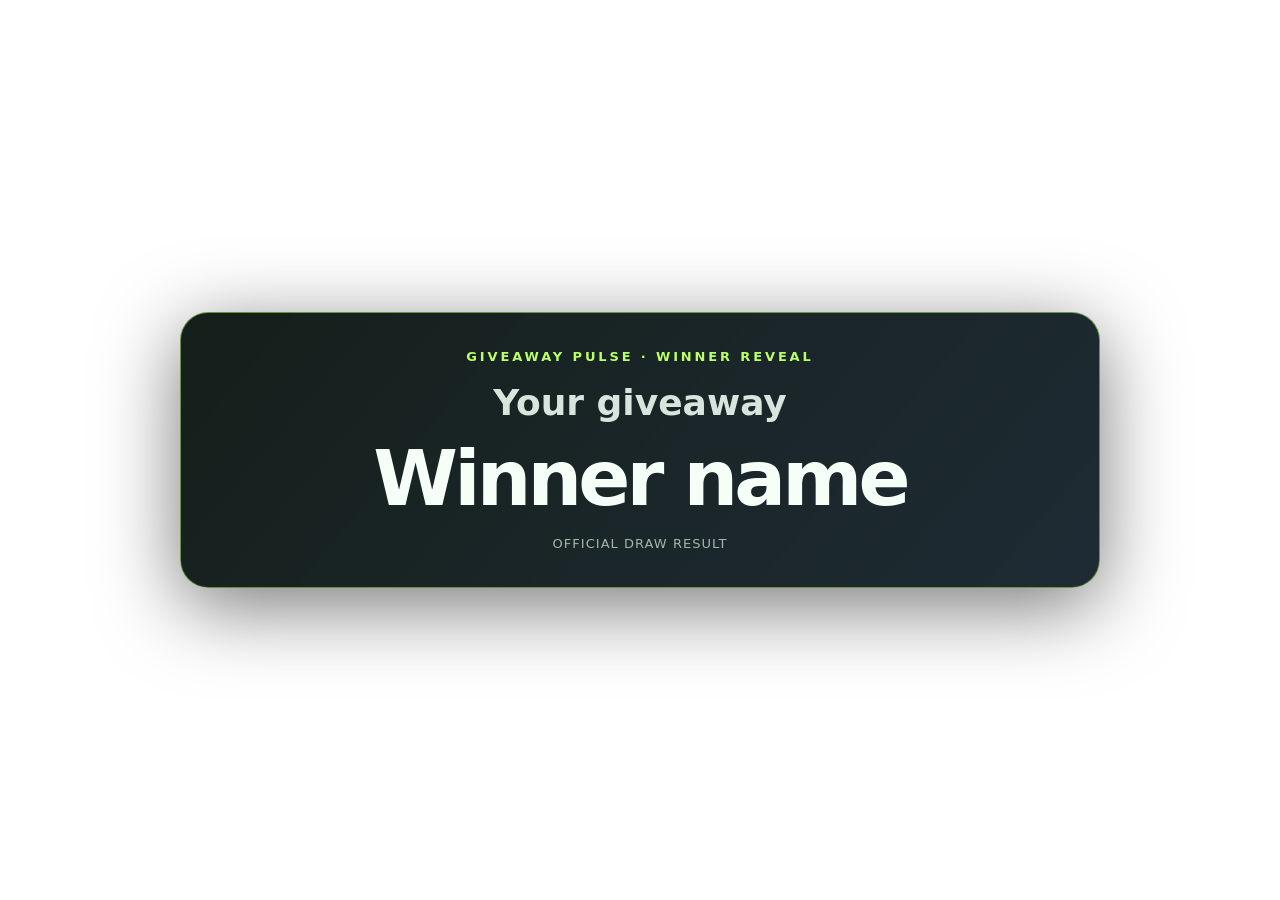
<file: creators/overlay.html>
<!doctype html>
<html lang="en"><head><meta charset="utf-8"><meta name="viewport" content="width=device-width,initial-scale=1"><meta name="robots" content="noindex"><title>Giveaway Pulse OBS Overlay</title>
<style>
*{box-sizing:border-box}html,body{margin:0;width:100%;height:100%;background:transparent;color:#f5fff8;font-family:Inter,system-ui,Arial,sans-serif}.stage{width:100%;height:100%;display:grid;place-items:center;padding:28px}.card{width:min(920px,100%);padding:36px 42px;border:1px solid #b9ff6580;border-radius:28px;background:linear-gradient(130deg,rgba(6,17,12,.94),rgba(11,25,35,.92));box-shadow:0 18px 80px #0008;text-align:center}.brand{font-size:13px;font-weight:850;letter-spacing:.22em;text-transform:uppercase;color:#b9ff65}.title{font-size:clamp(20px,3vw,36px);font-weight:750;margin:18px 0 12px;color:#d8e5dd}.winner{font-size:clamp(36px,6vw,78px);line-height:1.05;font-weight:900;letter-spacing:-.05em;overflow-wrap:anywhere;margin:16px 0}.sub{font-size:13px;color:#a3b7aa;letter-spacing:.08em;text-transform:uppercase}@media(max-width:560px){.card{padding:24px 18px;border-radius:18px}}
</style></head><body><main class="stage"><section class="card"><div class="brand">Giveaway Pulse · Winner reveal</div><div class="title" id="title">Your giveaway</div><div class="winner" id="winner">Winner name</div><div class="sub" id="sub">Official draw result</div></section></main><script>
const q=new URLSearchParams(location.search);function safe(id,v){document.getElementById(id).textContent=v;}safe('title',q.get('title')||'Your giveaway');safe('winner',q.get('winner')||'Winner name');safe('sub',q.has('count')?q.get('count')+' eligible entries · Draw result':'Official draw result');
</script></body></html>
</file>
<file: assets/app.css>
:root{
  --bg:#05080a;--panel:#0b1114;--line:#16242a;--text:#e8f3ef;--muted:#86a39a;
  --g:#2bff88;--g2:#16c46a;--gdim:rgba(43,255,136,.14);--gold:#ffc53d;--red:#ff4d5e;--saas:#7aa7ff;
  --radar:min(86vw,440px);
}
*{box-sizing:border-box;-webkit-tap-highlight-color:transparent}
[hidden]{display:none!important}
html,body{margin:0;background:var(--bg);color:var(--text);font-family:system-ui,-apple-system,"Segoe UI",Roboto,"Noto Sans Devanagari",sans-serif}
a{color:inherit}
button{font:inherit;color:inherit}

/* ---------- top bar ---------- */
.top{display:flex;align-items:center;justify-content:space-between;gap:10px;max-width:1100px;margin:auto;padding:14px 16px}
.logo{display:flex;align-items:center;gap:9px;font-weight:800;font-size:19px;letter-spacing:-.3px;text-decoration:none}
.logo i{width:12px;height:12px;border-radius:50%;background:var(--g);box-shadow:0 0 0 0 var(--g);animation:beat 1.6s infinite}
.logo b{color:var(--g)}
.lang{display:flex;border:1px solid var(--line);border-radius:999px;overflow:hidden;font-size:13px}
.lang a{padding:6px 11px;text-decoration:none;color:var(--muted)}
.lang a.on{background:var(--g);color:#032313;font-weight:700}

/* ---------- hero ---------- */
.hero{text-align:center;padding:4px 16px 0}
.hero h1{font-size:clamp(22px,6vw,34px);margin:4px 0 6px;letter-spacing:-.5px;line-height:1.15}
.hero h1 b{color:var(--g)}
.hero p{margin:0 auto;color:var(--muted);font-size:14.5px;max-width:520px}

.modes{display:flex;gap:10px;justify-content:center;margin:16px 0 6px}
.mode{display:flex;align-items:center;gap:8px;padding:11px 20px;border-radius:999px;border:1px solid var(--line);background:var(--panel);font-weight:700;font-size:15px;cursor:pointer;transition:.2s}
.mode .dot{width:9px;height:9px;border-radius:50%;background:var(--muted)}
.mode.on{border-color:var(--g);background:var(--gdim);box-shadow:0 0 24px rgba(43,255,136,.25)}
.mode.on .dot{background:var(--g)}
.mode.saas.on{border-color:var(--saas);background:rgba(122,167,255,.14);box-shadow:0 0 24px rgba(122,167,255,.25)}
.mode.saas.on .dot{background:var(--saas)}

/* ---------- radar ---------- */
.radar-wrap{display:flex;flex-direction:column;align-items:center;padding:10px 0 4px}
.radar{position:relative;width:var(--radar);aspect-ratio:1;border-radius:50%;overflow:hidden;
  background:radial-gradient(circle,#0a1d15 0%,#061109 62%,#030806 100%);
  border:2px solid rgba(43,255,136,.35);box-shadow:0 0 60px rgba(43,255,136,.12),inset 0 0 50px rgba(0,0,0,.8)}
.radar.saas{--g:#7aa7ff;border-color:rgba(122,167,255,.4);background:radial-gradient(circle,#0b1326 0%,#070c18 62%,#03060c 100%)}
.ring{position:absolute;border-radius:50%;border:1px solid rgba(43,255,136,.18);inset:var(--i)}
.radar.saas .ring,.radar.saas .axis{border-color:rgba(122,167,255,.2)}
.axis{position:absolute;inset:0;margin:auto;border-color:rgba(43,255,136,.14);border-style:solid;border-width:0}
.axis.h{height:0;border-top-width:1px}.axis.v{width:0;border-left-width:1px}
.sweep{position:absolute;inset:0;border-radius:50%;
  background:conic-gradient(from 0deg,transparent 0deg,transparent 290deg,color-mix(in srgb,var(--g) 10%,transparent) 320deg,color-mix(in srgb,var(--g) 55%,transparent) 359deg,transparent 360deg);
  animation:spin 4s linear infinite;opacity:.55;transition:opacity .4s}
.radar.scanning .sweep{animation-duration:1.4s;opacity:1}
.center{position:absolute;left:50%;top:50%;width:10px;height:10px;margin:-5px 0 0 -5px;border-radius:50%;background:var(--g);box-shadow:0 0 14px var(--g)}
.status{position:absolute;left:50%;bottom:6%;transform:translateX(-50%);white-space:nowrap;padding:4px 10px;border-radius:999px;background:rgba(0,0,0,.6);font:600 11.5px ui-monospace,Menlo,monospace;letter-spacing:2px;color:var(--g);text-transform:uppercase;pointer-events:none;z-index:2}

.blip{position:absolute;width:30px;height:30px;margin:-15px 0 0 -15px;border:0;padding:0;background:none;cursor:pointer;opacity:0;transform:scale(.3);transition:opacity .4s,transform .4s}
.blip.show{opacity:1;transform:scale(1)}
.blip::before{content:"";position:absolute;left:9px;top:9px;width:12px;height:12px;border-radius:50%;background:var(--c,var(--g));box-shadow:0 0 12px var(--c,var(--g))}
.blip::after{content:"";position:absolute;left:9px;top:9px;width:12px;height:12px;border-radius:50%;border:2px solid var(--c,var(--g));animation:ping 2s ease-out infinite;animation-delay:var(--d,0s)}
.blip.feat{--c:var(--gold)}
.blip.end{--c:#7d8a86}
.blip.sel::before{transform:scale(1.5)}

.legend{display:flex;gap:14px;justify-content:center;flex-wrap:wrap;margin:12px 0 0;font-size:12.5px;color:var(--muted)}
.legend span::before{content:"";display:inline-block;width:8px;height:8px;border-radius:50%;background:var(--c);margin-right:6px;box-shadow:0 0 8px var(--c)}
.stats{text-align:center;font-size:13px;color:var(--muted);margin:8px 16px 0}
.stats b{color:var(--text)}

.cta-row{display:flex;gap:8px;justify-content:center;flex-wrap:wrap;margin:14px 16px 0}
.pill{display:inline-flex;align-items:center;gap:6px;padding:8px 14px;border-radius:999px;border:1px solid var(--line);background:var(--panel);font-size:13.5px;font-weight:600;text-decoration:none}
.pill.tg{background:#229ed9;border-color:#229ed9;color:#fff}

/* ---------- SaaS soon ---------- */
.soon{display:none;text-align:center;max-width:460px;margin:14px auto 0;padding:0 16px}
.soon.on{display:block}
.soon h3{margin:0 0 6px;font-size:17px}
.soon p{margin:0 0 12px;color:var(--muted);font-size:14px}
.btn-saas{display:inline-block;background:var(--saas);color:#06122b;font-weight:700;text-decoration:none;padding:11px 18px;border-radius:12px}

/* ---------- list ---------- */
.list-head{max-width:1100px;margin:26px auto 0;padding:0 16px}
.list-head h2{font-size:18px;margin:0 0 10px}
.filters{display:flex;gap:6px;overflow-x:auto;padding-bottom:4px;scrollbar-width:none}
.chip{border:1px solid var(--line);background:var(--panel);padding:7px 13px;border-radius:999px;font-size:13.5px;cursor:pointer;white-space:nowrap}
.chip.on{background:var(--g);border-color:var(--g);color:#032313;font-weight:700}
.tools{display:flex;gap:10px;flex-wrap:wrap;align-items:center;margin-top:10px}
.tools input[type=search]{flex:1;min-width:180px;padding:10px 12px;border-radius:10px;border:1px solid var(--line);background:var(--panel);color:var(--text);font-size:14px}
.tools label{font-size:13px;color:var(--muted);display:flex;gap:6px;align-items:center}
.list{max-width:1100px;margin:auto;padding:14px 16px 10px;display:grid;gap:14px;grid-template-columns:repeat(auto-fill,minmax(290px,1fr))}
.card{background:var(--panel);border:1px solid var(--line);border-radius:14px;overflow:hidden;display:flex;flex-direction:column}
.card.feat{border-color:rgba(255,197,61,.6)}
.thumb{position:relative;aspect-ratio:16/9;background:#000 center/cover no-repeat}
.tag{position:absolute;top:8px;left:8px;font-size:11.5px;font-weight:700;padding:3px 8px;border-radius:6px;background:var(--g);color:#032313}
.tag.end{background:#59625f;color:#fff}.tag.maybe{background:#c98a14;color:#1d1300}
.tag.r{left:auto;right:8px;background:var(--gold);color:#2a1d00}
.body{padding:12px 14px 14px;display:flex;flex-direction:column;gap:7px;flex:1}
.ch{font-size:13px;color:var(--muted)}
.t{font-weight:700;font-size:15px;line-height:1.35}
.meta{font-size:12.5px;color:var(--muted);display:flex;gap:10px;flex-wrap:wrap}
.meta b{color:var(--text)}
.warn{font-size:12px;color:var(--gold)}
.go{margin-top:auto;display:block;text-align:center;background:var(--g);color:#032313;text-decoration:none;padding:10px;border-radius:10px;font-weight:700;font-size:14px}
.card.feat .go{background:var(--gold);color:#2a1d00}
.empty{grid-column:1/-1;text-align:center;color:var(--muted);padding:40px 10px}
.ad{grid-column:1/-1}

/* ---------- bottom sheet ---------- */
.sheet-bg{position:fixed;inset:0;background:rgba(0,0,0,.55);opacity:0;pointer-events:none;transition:.25s;z-index:20}
.sheet{position:fixed;left:0;right:0;bottom:0;max-width:560px;margin:auto;background:var(--panel);border:1px solid var(--line);border-bottom:0;border-radius:20px 20px 0 0;
  transform:translateY(105%);transition:transform .3s cubic-bezier(.2,.8,.2,1);z-index:21;max-height:86vh;overflow:auto}
.sheet.on{transform:none}.sheet-bg.on{opacity:1;pointer-events:auto}
.grab{width:42px;height:5px;border-radius:3px;background:var(--line);margin:9px auto 0}
.sheet .x{position:absolute;right:10px;top:8px;width:34px;height:34px;border-radius:50%;border:0;background:var(--line);cursor:pointer;font-size:16px}
.sheet .thumb{margin:12px 14px 0;border-radius:12px}
.sheet .body{padding:12px 16px 20px}
.sheet ul{margin:4px 0 0;padding-left:18px;font-size:13.5px;color:var(--muted)}

footer{max-width:1100px;margin:auto;padding:20px 16px 34px;font-size:12px;color:var(--muted);line-height:1.6}

@keyframes spin{to{transform:rotate(360deg)}}
@keyframes ping{0%{transform:scale(1);opacity:.9}100%{transform:scale(2.4);opacity:0}}
@keyframes beat{0%{box-shadow:0 0 0 0 rgba(43,255,136,.7)}70%{box-shadow:0 0 0 9px rgba(43,255,136,0)}100%{box-shadow:0 0 0 0 rgba(43,255,136,0)}}
@media (prefers-reduced-motion:reduce){.sweep,.blip::after,.logo i{animation:none}}


/* Landing page refresh */
.top{max-width:1180px;padding:22px 22px}.nav-actions{display:flex;align-items:center;gap:16px}.creator-link{font-size:13px;font-weight:750;text-decoration:none;color:#c6d4cf;padding:9px 14px;border:1px solid #263b34;border-radius:999px;background:#0b1711}.creator-link:hover{border-color:var(--g);color:var(--g)}
.intro{max-width:1180px;margin:18px auto 0;padding:34px 22px 46px;display:grid;grid-template-columns:minmax(0,1fr) minmax(360px,.9fr);align-items:center;gap:34px;position:relative}.intro:before{content:"";position:absolute;inset:0 8% auto;height:360px;background:radial-gradient(ellipse at 20% 0%,rgba(43,255,136,.075),transparent 60%);pointer-events:none;z-index:0}.hero{position:relative;z-index:1;text-align:left;padding:0;max-width:570px}.hero-kicker,.section-kicker{font:750 11px/1.2 ui-monospace,Menlo,monospace;letter-spacing:2px;color:var(--g);display:flex;align-items:center;gap:9px}.live-pulse{width:7px;height:7px;border-radius:50%;background:var(--g);box-shadow:0 0 12px var(--g)}.hero h1{font-size:clamp(48px,6vw,78px);line-height:.98;letter-spacing:-.07em;margin:24px 0 20px}.hero h1 b{color:var(--g);text-shadow:0 0 40px rgba(43,255,136,.15)}.hero p{font-size:17px;line-height:1.7;max-width:490px;margin:0;color:#a3b7ae}.hero-points{display:flex;flex-wrap:wrap;gap:12px 20px;margin:22px 0 0;color:#91a69b;font-size:12px}.hero-points span:first-letter{color:var(--g)}.modes{justify-content:flex-start;margin:28px 0 0}.mode{padding:11px 17px;font-size:13px}.radar-wrap{position:relative;z-index:1;padding:0;min-width:0}.radar{--radar:min(100%,430px);width:var(--radar);box-shadow:0 0 90px rgba(43,255,136,.12),inset 0 0 50px rgba(0,0,0,.8)}.legend{font-size:11px}.stats{font-size:12px}.list-head{max-width:1136px;margin:20px auto 0;padding:0 22px}.list-title{display:flex;align-items:end;justify-content:space-between;gap:20px;margin-bottom:18px}.list-title h2{font-size:clamp(27px,4vw,38px);letter-spacing:-1.5px;margin:8px 0 5px}.list-title p{font-size:13px;color:var(--muted);margin:0}.list-live{font:700 10px ui-monospace,Menlo,monospace;letter-spacing:1px;color:var(--g);white-space:nowrap;border:1px solid #21432f;background:#0b1a11;border-radius:999px;padding:8px 11px}.list-live i{display:inline-block;width:6px;height:6px;border-radius:50%;background:var(--g);margin-right:6px}.filters{margin-top:4px}.chip{padding:8px 14px;font-size:12px}.tools input[type=search]{border-radius:999px;padding:12px 16px}.list{max-width:1136px;padding:18px 22px 20px;gap:16px}.card{border-radius:17px;transition:transform .2s,border-color .2s,box-shadow .2s}.card:hover{transform:translateY(-3px);border-color:#315542;box-shadow:0 12px 35px #0005}.card .body{padding:15px 16px 16px}.go{border-radius:999px}.soon{max-width:1080px;border:1px solid #1d2d4c;background:linear-gradient(110deg,#0b1426,#0a1018);border-radius:20px;padding:26px;margin:26px auto}.soon h3{font-size:20px}.soon p{max-width:560px;margin:0 auto 16px}.btn-saas{border-radius:999px}.footer-brand{font-size:15px;font-weight:800;color:#dbe8e2}.footer-brand span{color:var(--g)}footer{max-width:1136px;border-top:1px solid #17251f;margin-top:25px;padding:28px 22px 40px}
@media(max-width:820px){.intro{grid-template-columns:1fr;gap:30px;margin-top:6px;padding-top:24px}.hero{text-align:center;margin:auto}.hero-kicker{justify-content:center}.hero h1{font-size:clamp(46px,10vw,70px)}.hero p{margin:0 auto}.hero-points{justify-content:center}.modes{justify-content:center}.radar-wrap{max-width:520px;width:100%;margin:auto}.radar{--radar:min(82vw,400px)}.soon{margin:24px 16px}.list-title{align-items:start}.list-title p{max-width:480px}}
@media(max-width:520px){.top{padding:14px 15px}.logo{font-size:17px}.nav-actions{gap:8px}.creator-link{font-size:11px;padding:8px 10px}.intro{padding:22px 15px 28px;gap:25px}.hero h1{margin:18px 0 14px;font-size:49px}.hero p{font-size:14px}.hero-points{font-size:11px;gap:8px 13px}.modes{margin-top:20px}.mode{padding:10px 14px}.radar{--radar:min(86vw,360px)}.list-head{padding:0 15px}.list-title{display:block}.list-live{display:inline-block;margin-top:13px}.list{padding:14px 15px}.list-title h2{font-size:29px}.list-title p{font-size:12px}.tools{gap:8px}.soon{padding:22px 17px}}

.footer-links a{color:#c4d3cb;text-decoration:none}.footer-links a:hover{color:var(--g)}
</file>
